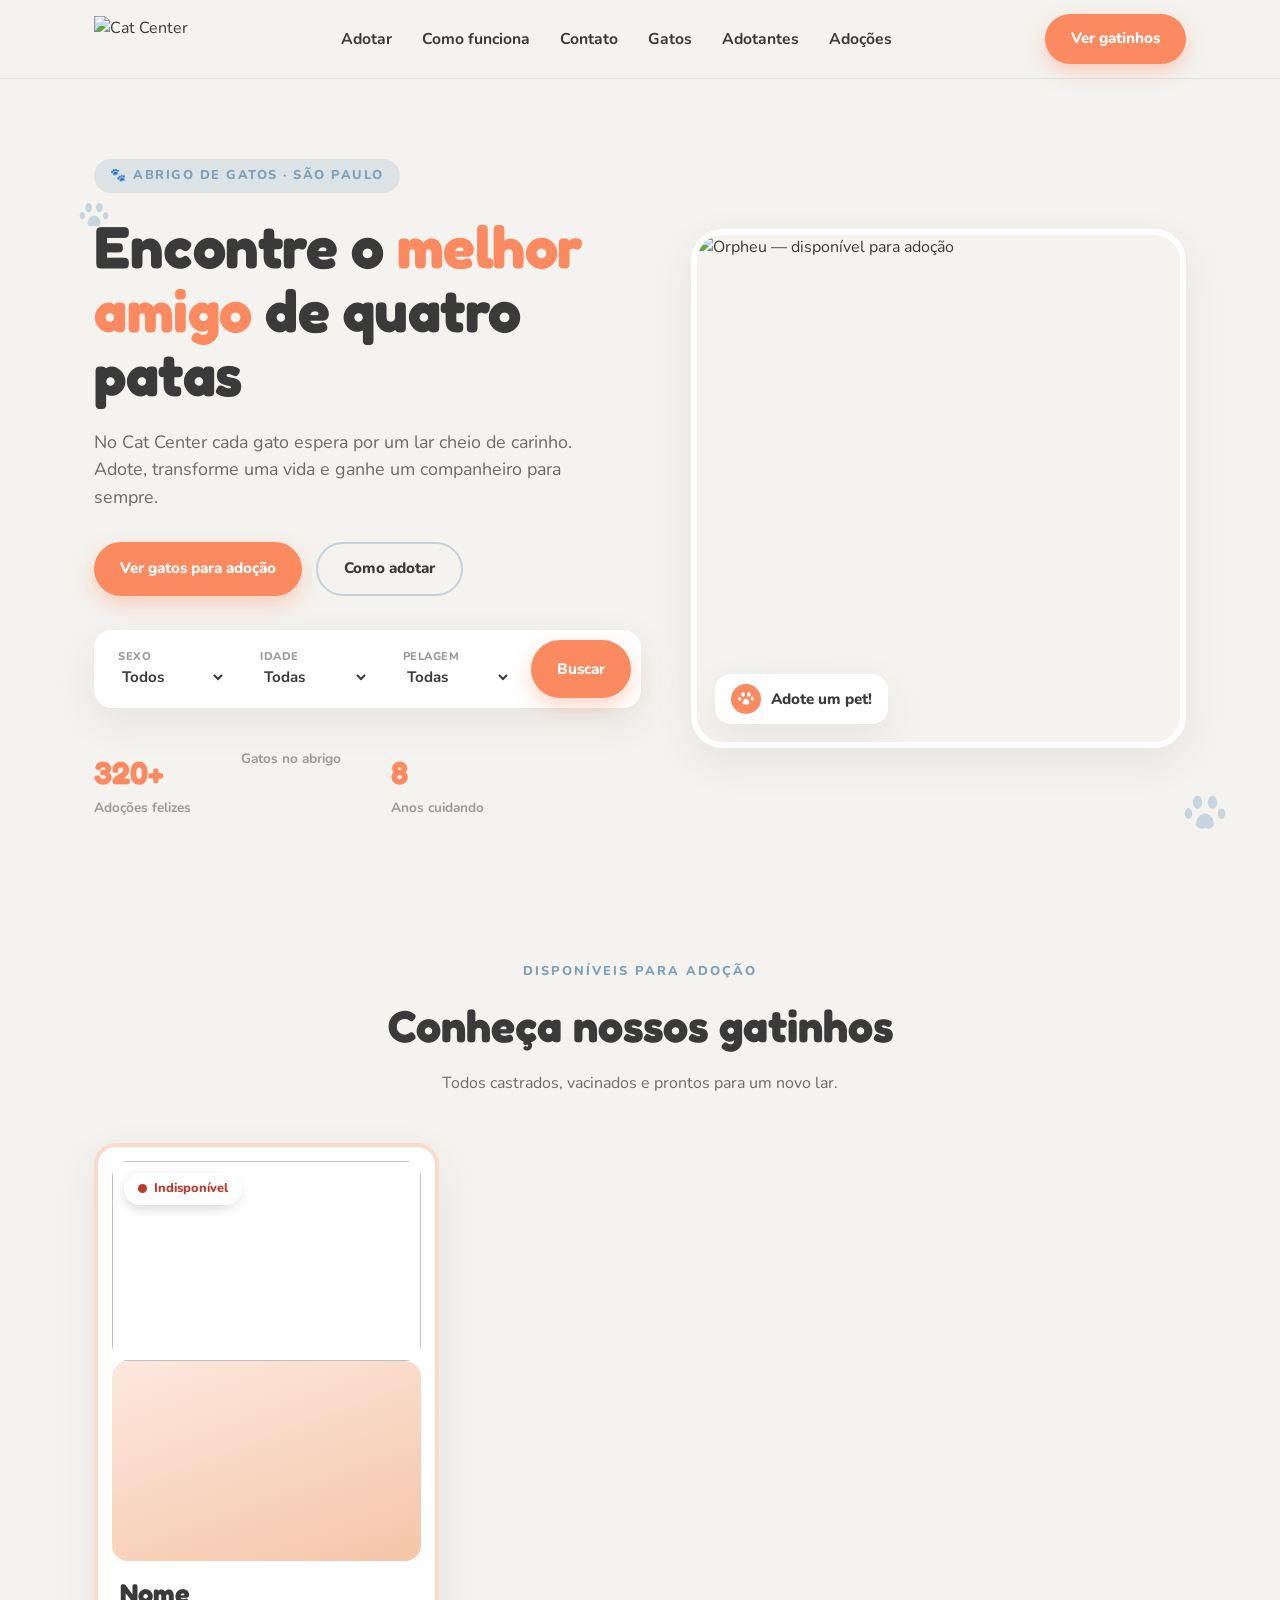
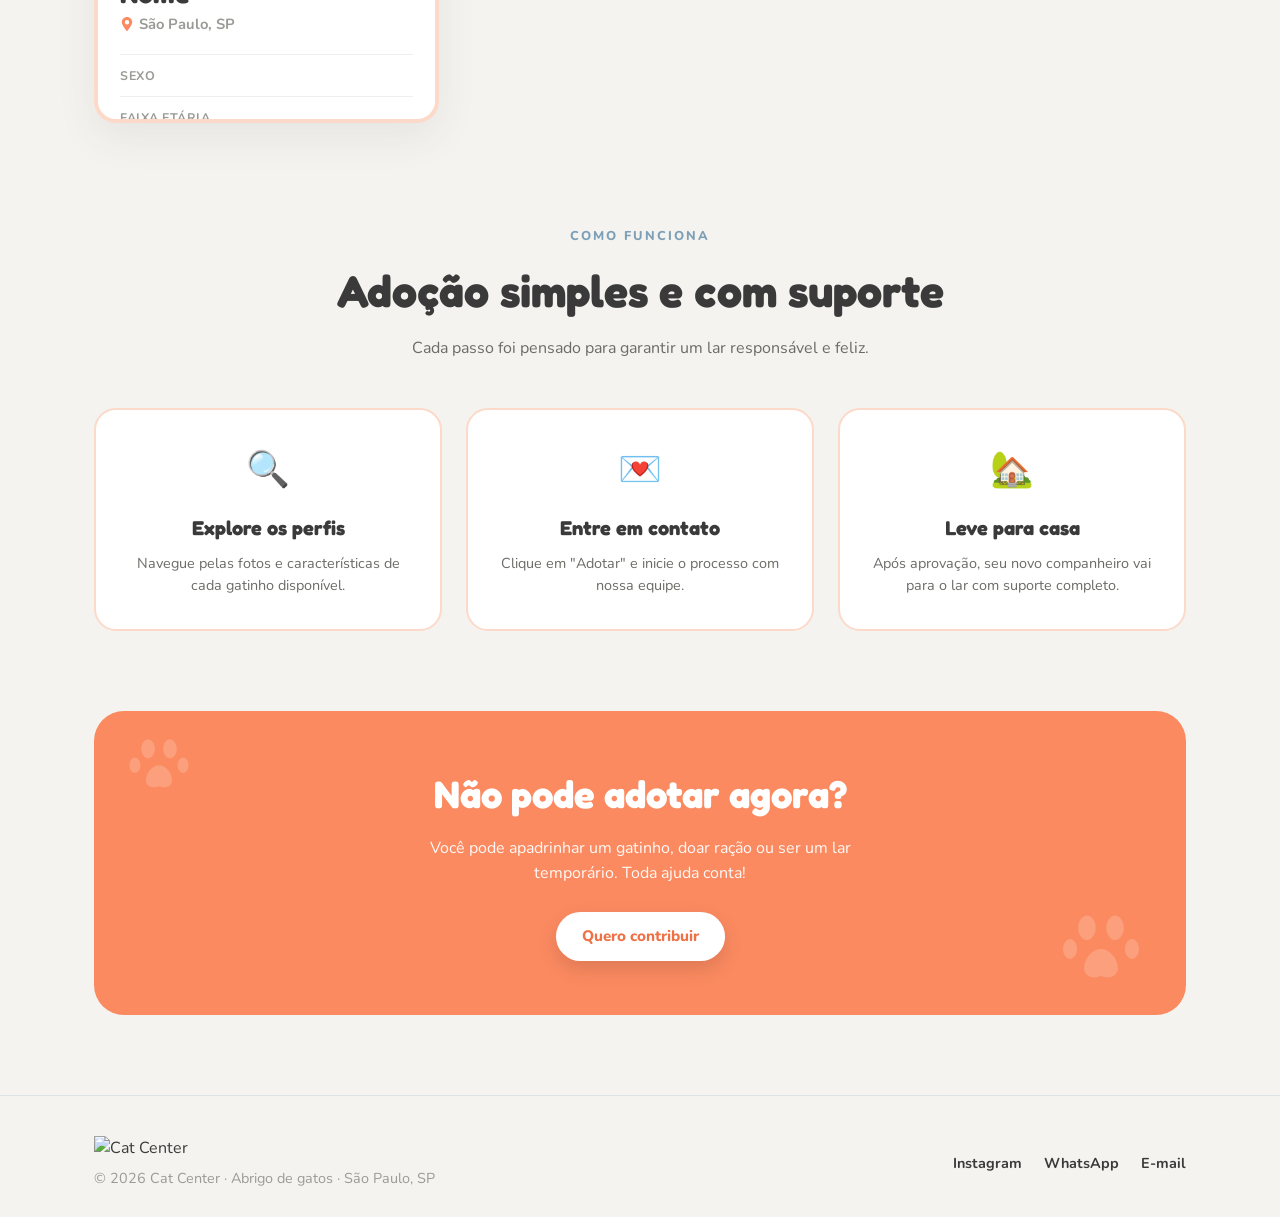
<file: src/main/resources/templates/index.html>
<!DOCTYPE html>
<html lang="pt-BR" xmlns:th="http://www.thymeleaf.org">
<head>
    <meta charset="UTF-8">
    <meta name="viewport" content="width=device-width, initial-scale=1.0">
    <title>Cat Center — Adoção de Gatos</title>
    <link rel="preconnect" href="https://fonts.googleapis.com">
    <link rel="preconnect" href="https://fonts.gstatic.com" crossorigin>
    <link href="https://fonts.googleapis.com/css2?family=Fredoka:wght@400;500;600;700&family=Nunito:wght@400;600;700;800&display=swap" rel="stylesheet">
    <style>
        :root {
            --coral: #FB8A60;
            --coral-dark: #ef7146;
            --blue: #A3BED1;
            --blue-deep: #7da0b8;
            --cream: #F4F3EF;
            --ink: #3a3a3a;
            --muted: #9a9a96;
            --white: #ffffff;
            --radius: 22px;
            --shadow: 0 14px 40px rgba(58,58,58,.08);
        }

        * { margin: 0; padding: 0; box-sizing: border-box; }

        body {
            font-family: 'Nunito', sans-serif;
            background: var(--cream);
            color: var(--ink);
            line-height: 1.55;
            -webkit-font-smoothing: antialiased;
        }

        h1, h2, h3, .display { font-family: 'Fredoka', sans-serif; }

        .wrap { max-width: 1140px; margin: 0 auto; padding: 0 24px; }

        .paw {
            position: absolute;
            width: 34px; height: 34px;
            fill: var(--blue);
            opacity: .55;
            pointer-events: none;
            z-index: 0;
        }

        /* ---------- Header ---------- */
        header {
            position: sticky; top: 0; z-index: 50;
            background: rgba(244,243,239,.88);
            backdrop-filter: blur(12px);
            border-bottom: 1px solid rgba(125,160,184,.18);
        }
        .nav {
            display: flex; align-items: center; justify-content: space-between;
            height: 78px;
        }
        .brand { display: flex; align-items: center; gap: 12px; text-decoration: none; }
        .brand img { height: 46px; width: auto; }
        .nav-links { display: flex; gap: 30px; align-items: center; }
        .nav-links a {
            text-decoration: none; color: var(--ink); font-weight: 700;
            font-size: .98rem; transition: color .2s;
        }
        .nav-links a:hover { color: var(--coral-dark); }
        .btn {
            font-family: 'Nunito', sans-serif;
            border: none; cursor: pointer; font-weight: 800;
            padding: 13px 26px; border-radius: 999px; font-size: .95rem;
            transition: transform .15s, box-shadow .2s, background .2s;
            text-decoration: none; display: inline-flex; align-items: center;
        }
        .btn-coral { background: var(--coral); color: #fff; box-shadow: 0 8px 20px rgba(251,138,96,.35); }
        .btn-coral:hover { background: var(--coral-dark); transform: translateY(-2px); }
        .btn-ghost { background: transparent; color: var(--ink); border: 2px solid rgba(125,160,184,.4); }
        .btn-ghost:hover { border-color: var(--coral); color: var(--coral-dark); }

        /* ---------- Hero ---------- */
        .hero { position: relative; padding: 80px 0 60px; overflow: hidden; }
        .hero-grid {
            display: grid; grid-template-columns: 1.05fr .95fr;
            gap: 50px; align-items: center;
        }
        .hero .eyebrow {
            display: inline-block; background: rgba(163,190,209,.3);
            color: var(--blue-deep); font-weight: 800; font-size: .8rem;
            letter-spacing: 1.5px; text-transform: uppercase;
            padding: 7px 16px; border-radius: 999px; margin-bottom: 22px;
        }
        .hero h1 {
            font-size: clamp(2.4rem, 5vw, 3.7rem); font-weight: 700;
            line-height: 1.08; letter-spacing: -.5px;
        }
        .hero h1 .accent { color: var(--coral); }
        .hero p { font-size: 1.12rem; color: #6b6b67; margin: 22px 0 30px; max-width: 480px; }
        .hero-cta { display: flex; gap: 14px; flex-wrap: wrap; }

        .hero-photo {
            position: relative; border-radius: 32px; overflow: hidden;
            box-shadow: var(--shadow); aspect-ratio: 4/4.2;
            border: 6px solid #fff;
        }
        .hero-photo img { width: 100%; height: 100%; object-fit: cover; display: block; }
        .hero-badge {
            position: absolute; bottom: 18px; left: 18px;
            background: #fff; border-radius: 16px; padding: 10px 16px;
            box-shadow: var(--shadow); display: flex; align-items: center; gap: 10px;
            font-weight: 800; font-size: .95rem;
        }
        .hero-badge .dot {
            width: 30px; height: 30px; background: var(--coral); border-radius: 50%;
            display: grid; place-items: center; flex-shrink: 0;
        }
        .hero-badge .dot svg { width: 18px; height: 18px; fill: #fff; }

        /* ---------- Search bar ---------- */
        .search-bar {
            background: #fff; border-radius: 18px; box-shadow: var(--shadow);
            display: grid; grid-template-columns: 1fr 1fr 1fr auto; gap: 6px;
            padding: 10px; margin-top: 34px; max-width: 560px;
        }
        .search-bar .field { padding: 8px 14px; }
        .search-bar label { display: block; font-size: .7rem; font-weight: 800;
            text-transform: uppercase; letter-spacing: .5px; color: var(--muted); }
        .search-bar select {
            border: none; background: transparent; font-family: 'Nunito'; font-weight: 700;
            font-size: .95rem; color: var(--ink); width: 100%; cursor: pointer; outline: none;
        }

        /* ---------- Stats ---------- */
        .stats { display: flex; gap: 50px; margin-top: 40px; }
        .stats .num { font-family: 'Fredoka'; font-size: 2rem; color: var(--coral); font-weight: 700; }
        .stats .lbl { font-size: .85rem; color: var(--muted); font-weight: 700; }

        /* ---------- Adoption section ---------- */
        .adopt { padding: 80px 0 100px; position: relative; }
        .section-head { text-align: center; margin-bottom: 48px; position: relative; z-index: 2; }
        .section-head .eyebrow {
            color: var(--blue-deep); font-weight: 800; letter-spacing: 2px;
            text-transform: uppercase; font-size: .8rem;
        }
        .section-head h2 { font-size: clamp(2rem,4vw,2.8rem); font-weight: 700; margin-top: 8px; }
        .section-head p { color: #6b6b67; margin-top: 10px; }

        .cards { display: grid; grid-template-columns: repeat(3, 1fr); gap: 28px; }

        /* ---------- Cat card (flip) ---------- */
        .card { height: 580px; perspective: 1200px; }

        .card-inner {
            width: 100%; height: 100%; position: relative;
            transform-style: preserve-3d;
            transition: transform 0.6s ease;
            will-change: transform;
        }

        .card.virado .card-inner { transform: rotateY(180deg); }

        .card-front, .card-back {
            position: absolute; inset: 0;
            backface-visibility: hidden;
            -webkit-backface-visibility: hidden;
            border-radius: var(--radius);
            display: flex; flex-direction: column;
        }

        .card-front { background: #fff; border: 4px solid #fcd9c8; box-shadow: var(--shadow); overflow: hidden; }
        .card-back { transform: rotateY(180deg); background: linear-gradient(150deg, #3D3030, #2E2424); overflow: hidden; }

        .card-media { position: relative; padding: 14px 14px 0; flex-shrink: 0; }
        .card-media img {
            width: 100%; height: 200px; object-fit: cover;
            border-radius: 16px; display: block;
        }
        .card-media .no-photo {
            width: 100%; height: 200px; border-radius: 16px;
            background: linear-gradient(160deg,#FDE8DE,#F5C5A8);
        }
        .status {
            position: absolute; top: 26px; left: 26px;
            background: #fff; border-radius: 999px; padding: 6px 14px;
            font-weight: 800; font-size: .8rem;
            display: flex; align-items: center; gap: 7px;
            box-shadow: 0 4px 12px rgba(0,0,0,.08);
        }
        .status-disponivel { color: #2e9e5b; }
        .status-disponivel::before { content: ''; width: 9px; height: 9px; border-radius: 50%; background: #2e9e5b; display: inline-block; }
        .status-indisponivel { color: #c0392b; }
        .status-indisponivel::before { content: ''; width: 9px; height: 9px; border-radius: 50%; background: #c0392b; display: inline-block; }

        .card-body { padding: 18px 22px 22px; display: flex; flex-direction: column; flex: 1; }
        .card-body h3 { font-size: 1.7rem; font-weight: 700; line-height: 1.1; }
        .card-loc {
            color: var(--muted); font-weight: 700; font-size: .92rem; margin-top: 4px;
            display: flex; align-items: center; gap: 5px;
        }
        .card-loc svg { width: 14px; height: 14px; fill: var(--coral); flex-shrink: 0; }
        .specs { list-style: none; margin: 18px 0; border-top: 1px solid #eee; }
        .specs li {
            display: flex; justify-content: space-between; padding: 11px 0;
            border-bottom: 1px solid #f0efeb; font-size: .92rem;
        }
        .specs .k { color: var(--muted); font-weight: 700; text-transform: uppercase;
            letter-spacing: .5px; font-size: .78rem; }
        .specs .v { font-weight: 800; color: var(--ink); }
        .card-actions { display: grid; grid-template-columns: 1fr 1fr; gap: 10px; margin-top: auto; }
        .card-actions .btn { padding: 12px; font-size: .92rem; justify-content: center; }
        .btn-disabled { background: #ddd !important; box-shadow: none !important;
            color: #999 !important; cursor: not-allowed; pointer-events: none; }

        /* BACK */
        .back-body { padding: 1.375rem; display: flex; flex-direction: column; gap: .8rem; height: 100%; }
        .back-head { display: flex; justify-content: space-between; align-items: center; gap: .75rem; }
        .back-head h3 { font-size: 1.5rem; color: #F4F3EF; font-family: 'Fredoka', sans-serif; }
        .back-tag { font-size: .72rem; font-weight: 800; padding: 5px 12px; border-radius: 999px; background: rgba(255,255,255,.12); color: rgba(244,243,239,.8); border: 1px solid rgba(255,255,255,.15); white-space: nowrap; flex-shrink: 0; }
        .dlist { list-style: none; border-top: 1px solid rgba(255,255,255,.1); border-bottom: 1px solid rgba(255,255,255,.1); padding: .5rem 0; display: flex; flex-direction: column; gap: .5rem; flex: 1; }
        .dlist li { display: flex; justify-content: space-between; font-size: .85rem; }
        .dl { font-size: .65rem; font-weight: 800; letter-spacing: .1em; text-transform: uppercase; color: rgba(244,243,239,.38); }
        .dv { font-weight: 700; color: rgba(244,243,239,.92); }
        .back-desc { font-size: .83rem; color: rgba(244,243,239,.5); line-height: 1.65; }
        .back-btns { display: grid; grid-template-columns: 1fr 1fr; gap: 10px; }
        .back-btns .btn { padding: 11px; font-size: .87rem; justify-content: center; }
        .btn-inv { background: rgba(255,255,255,.12); color: rgba(244,243,239,.9); border: 1.5px solid rgba(255,255,255,.2); border-radius: 999px; }
        .btn-inv:hover { background: rgba(255,255,255,.2); }

        /* ---------- CTA banner ---------- */
        .banner-wrap { padding: 0 24px 80px; max-width: 1140px; margin: 0 auto; }
        .banner {
            background: var(--coral); border-radius: 30px; padding: 54px 40px;
            text-align: center; color: #fff; position: relative; overflow: hidden;
        }
        .banner h2 { font-size: clamp(1.7rem,3.5vw,2.4rem); }
        .banner p { opacity: .95; margin: 12px auto 26px; max-width: 480px; }
        .banner .btn-white { background: #fff; color: var(--coral-dark); border: none;
            box-shadow: 0 8px 20px rgba(0,0,0,.12); }
        .banner .btn-white:hover { background: #fef3ee; }
        .banner .paw { fill: #fff; opacity: .18; }

        /* ---------- Footer ---------- */
        footer { padding: 40px 0 28px; border-top: 1px solid rgba(125,160,184,.18); }
        .foot { display: flex; justify-content: space-between; align-items: center; flex-wrap: wrap; gap: 20px; }
        .foot img { height: 40px; }
        .foot p { color: var(--muted); font-size: .9rem; margin-top: 6px; }
        .foot .links { display: flex; gap: 22px; }
        .foot .links a { color: var(--ink); text-decoration: none; font-weight: 700; font-size: .9rem; }
        .foot .links a:hover { color: var(--coral-dark); }

        /* ---------- Responsive ---------- */
        @media (max-width: 900px) {
            .hero-grid { grid-template-columns: 1fr; }
            .hero-photo { max-width: 420px; margin: 0 auto; }
            .cards { grid-template-columns: 1fr; max-width: 420px; margin: 0 auto; }
            .nav-links { display: none; }
            .search-bar { grid-template-columns: 1fr 1fr; }
        }
    </style>
</head>
<body>

<!-- Header -->
<header>
    <div class="wrap nav">
        <a class="brand" th:href="@{/}">
            <img th:src="@{/images/logo.jpeg}" alt="Cat Center">
        </a>
        <nav class="nav-links">
            <a th:href="@{/adotar}">Adotar</a>
            <a href="#como">Como funciona</a>
            <a href="#contato">Contato</a>
            <a th:href="@{/gatos}">Gatos</a>
            <a th:href="@{/adotantes}">Adotantes</a>
            <a th:href="@{/adocoes}">Adoções</a>
        </nav>
        <a th:href="@{/adotar}" class="btn btn-coral">Ver gatinhos</a>
    </div>
</header>

<!-- Hero -->
<section class="hero">
    <svg class="paw" style="top:120px;left:6%" viewBox="0 0 512 512"><path d="M226 130c0 41-25 70-50 70s-50-29-50-70 25-70 50-70 50 29 50 70zm160 0c0 41-25 70-50 70s-50-29-50-70 25-70 50-70 50 29 50 70zM120 250c0 33-20 56-40 56s-40-23-40-56 20-56 40-56 40 23 40 56zm352 0c0 33-20 56-40 56s-40-23-40-56 20-56 40-56 40 23 40 56zM256 250c52 0 96 60 96 110 0 32-26 52-58 52-22 0-30-8-38-8s-16 8-38 8c-32 0-58-20-58-52 0-50 44-110 96-110z"/></svg>
    <svg class="paw" style="bottom:40px;right:4%;width:48px;height:48px" viewBox="0 0 512 512"><path d="M226 130c0 41-25 70-50 70s-50-29-50-70 25-70 50-70 50 29 50 70zm160 0c0 41-25 70-50 70s-50-29-50-70 25-70 50-70 50 29 50 70zM120 250c0 33-20 56-40 56s-40-23-40-56 20-56 40-56 40 23 40 56zm352 0c0 33-20 56-40 56s-40-23-40-56 20-56 40-56 40 23 40 56zM256 250c52 0 96 60 96 110 0 32-26 52-58 52-22 0-30-8-38-8s-16 8-38 8c-32 0-58-20-58-52 0-50 44-110 96-110z"/></svg>

    <div class="wrap hero-grid">
        <div>
            <span class="eyebrow">🐾 Abrigo de gatos · São Paulo</span>
            <h1>Encontre o <span class="accent">melhor amigo</span> de quatro patas</h1>
            <p>No Cat Center cada gato espera por um lar cheio de carinho. Adote, transforme uma vida e ganhe um companheiro para sempre.</p>
            <div class="hero-cta">
                <a th:href="@{/adotar}" class="btn btn-coral">Ver gatos para adoção</a>
                <a href="#como" class="btn btn-ghost">Como adotar</a>
            </div>

            <div class="search-bar">
                <div class="field">
                    <label>Sexo</label>
                    <select><option>Todos</option><option>Fêmea</option><option>Macho</option></select>
                </div>
                <div class="field">
                    <label>Idade</label>
                    <select><option>Todas</option><option>Filhote</option><option>Jovem</option><option>Adulto</option><option>Idoso</option></select>
                </div>
                <div class="field">
                    <label>Pelagem</label>
                    <select><option>Todas</option><option>Curta</option><option>Longa</option><option>Média</option></select>
                </div>
                <button class="btn btn-coral">Buscar</button>
            </div>

            <div class="stats">
                <div><div class="num">320+</div><div class="lbl">Adoções felizes</div></div>
                <div><div class="num" th:text="${totalGatos}"></div><div class="lbl">Gatos no abrigo</div></div>
                <div><div class="num">8</div><div class="lbl">Anos cuidando</div></div>
            </div>
        </div>

        <div class="hero-photo">
            <img th:src="@{/images/gatos/orpheu.jpeg}" alt="Orpheu — disponível para adoção">
            <div class="hero-badge">
                <span class="dot">
                    <svg viewBox="0 0 512 512"><path d="M226 130c0 41-25 70-50 70s-50-29-50-70 25-70 50-70 50 29 50 70zm160 0c0 41-25 70-50 70s-50-29-50-70 25-70 50-70 50 29 50 70zM120 250c0 33-20 56-40 56s-40-23-40-56 20-56 40-56 40 23 40 56zm352 0c0 33-20 56-40 56s-40-23-40-56 20-56 40-56 40 23 40 56zM256 250c52 0 96 60 96 110 0 32-26 52-58 52-22 0-30-8-38-8s-16 8-38 8c-32 0-58-20-58-52 0-50 44-110 96-110z"/></svg>
                </span>
                Adote um pet!
            </div>
        </div>
    </div>
</section>

<!-- Cat cards -->
<section class="adopt" id="adotar">
    <div class="wrap">
        <div class="section-head">
            <span class="eyebrow">Disponíveis para adoção</span>
            <h2>Conheça nossos gatinhos</h2>
            <p>Todos castrados, vacinados e prontos para um novo lar.</p>
        </div>

        <div class="cards">
            <article th:each="gato : ${gatos}" class="card">
                <div class="card-inner">

                    <!-- FRENTE -->
                    <div class="card-front">
                        <div class="card-media">
                            <span th:if="${gato.disponivel.name() == 'SIM'}"
                                  class="status status-disponivel">Disponível</span>
                            <span th:if="${gato.disponivel.name() == 'NAO'}"
                                  class="status status-indisponivel">Indisponível</span>
                            <img th:if="${gato.foto != null and !#strings.isEmpty(gato.foto)}"
                                 th:src="${#strings.startsWith(gato.foto, 'http') ? gato.foto : '/images/gatos/' + gato.foto}"
                                 th:alt="${gato.nome}">
                            <div th:if="${gato.foto == null or #strings.isEmpty(gato.foto)}"
                                 class="no-photo"></div>
                        </div>
                        <div class="card-body">
                            <h3 th:text="${gato.nome}">Nome</h3>
                            <div class="card-loc">
                                <svg viewBox="0 0 384 512"><path d="M192 0C86 0 0 86 0 192c0 87 124 250 171 309a26 26 0 0040 0c47-59 173-222 173-309C384 86 298 0 192 0zm0 272a80 80 0 110-160 80 80 0 010 160z"/></svg>
                                São Paulo, SP
                            </div>
                            <ul class="specs">
                                <li><span class="k">Sexo</span><span class="v" th:text="${gato.sexo.name() == 'FEMEA' ? 'Fêmea' : 'Macho'}"></span></li>
                                <li><span class="k">Faixa etária</span><span class="v" th:text="${#strings.capitalize(#strings.toLowerCase(gato.faixaEtaria.name()))}"></span></li>
                                <li><span class="k">Pelagem</span><span class="v" th:text="${#strings.capitalize(#strings.toLowerCase(gato.tipoPelagem))}"></span></li>
                            </ul>
                            <div class="card-actions">
                                <button class="btn btn-ghost" onclick="virarCard(this)">Saber mais</button>
                                <a th:if="${gato.disponivel.name() == 'SIM'}"
                                   th:href="@{/adotar/{id}(id=${gato.id})}" class="btn btn-coral">Adotar</a>
                                <span th:if="${gato.disponivel.name() == 'NAO'}"
                                      class="btn btn-coral btn-disabled">Indisponível</span>
                            </div>
                        </div>
                    </div>

                    <!-- VERSO -->
                    <div class="card-back">
                        <div class="back-body">
                            <div class="back-head">
                                <h3 th:text="${gato.nome}"></h3>
                                <span class="back-tag" th:text="${gato.disponivel.name() == 'SIM' ? 'Disponível' : 'Indisponível'}"></span>
                            </div>
                            <ul class="dlist">
                                <li><span class="dl">Sexo</span><span class="dv" th:text="${gato.sexo.name() == 'FEMEA' ? 'Fêmea' : 'Macho'}"></span></li>
                                <li><span class="dl">Faixa Etária</span><span class="dv" th:text="${#strings.capitalize(#strings.toLowerCase(gato.faixaEtaria.name()))}"></span></li>
                                <li><span class="dl">Cor</span><span class="dv" th:text="${#strings.capitalize(#strings.toLowerCase(gato.cor))}"></span></li>
                                <li><span class="dl">Pelagem</span><span class="dv" th:text="${#strings.capitalize(#strings.toLowerCase(gato.tipoPelagem))}"></span></li>
                                <li><span class="dl">Castrado</span><span class="dv" th:text="${gato.castrado.name() == 'SIM' ? 'Sim' : 'Não'}"></span></li>
                            </ul>
                            <p class="back-desc" th:text="${gato.comorbidades != null and !#strings.isEmpty(gato.comorbidades) and !#strings.equalsIgnoreCase(gato.comorbidades, 'nenhuma')} ? 'Observações: ' + ${gato.comorbidades} : 'Saudável, sem comorbidades. Castrado e vacinado.'"></p>
                            <div class="back-btns">
                                <button class="btn btn-inv" onclick="voltarCard(this)">← Voltar</button>
                                <a th:if="${gato.disponivel.name() == 'SIM'}"
                                   th:href="@{/adotar/{id}(id=${gato.id})}" class="btn btn-coral">Quero adotar</a>
                                <span th:if="${gato.disponivel.name() == 'NAO'}"
                                      class="btn btn-coral btn-disabled">Indisponível</span>
                            </div>
                        </div>
                    </div>

                </div>
            </article>
        </div>
    </div>
</section>

<!-- Como funciona -->
<section style="padding:0 24px 80px;max-width:1140px;margin:0 auto" id="como">
    <div style="text-align:center;margin-bottom:48px">
        <span style="color:#7da0b8;font-weight:800;letter-spacing:2px;text-transform:uppercase;font-size:.8rem">Como funciona</span>
        <h2 style="font-family:'Fredoka',sans-serif;font-size:clamp(2rem,4vw,2.8rem);font-weight:700;margin-top:8px">Adoção simples e com suporte</h2>
        <p style="color:#6b6b67;margin-top:10px">Cada passo foi pensado para garantir um lar responsável e feliz.</p>
    </div>
    <div style="display:grid;grid-template-columns:repeat(3,1fr);gap:24px">
        <div style="background:#fff;border-radius:22px;padding:2rem;border:2px solid #fcd9c8;text-align:center">
            <div style="font-size:2.2rem;margin-bottom:1rem">🔍</div>
            <h3 style="font-family:'Fredoka',sans-serif;font-size:1.25rem;margin-bottom:.5rem">Explore os perfis</h3>
            <p style="font-size:.9rem;color:#6b6b67">Navegue pelas fotos e características de cada gatinho disponível.</p>
        </div>
        <div style="background:#fff;border-radius:22px;padding:2rem;border:2px solid #fcd9c8;text-align:center">
            <div style="font-size:2.2rem;margin-bottom:1rem">💌</div>
            <h3 style="font-family:'Fredoka',sans-serif;font-size:1.25rem;margin-bottom:.5rem">Entre em contato</h3>
            <p style="font-size:.9rem;color:#6b6b67">Clique em "Adotar" e inicie o processo com nossa equipe.</p>
        </div>
        <div style="background:#fff;border-radius:22px;padding:2rem;border:2px solid #fcd9c8;text-align:center">
            <div style="font-size:2.2rem;margin-bottom:1rem">🏡</div>
            <h3 style="font-family:'Fredoka',sans-serif;font-size:1.25rem;margin-bottom:.5rem">Leve para casa</h3>
            <p style="font-size:.9rem;color:#6b6b67">Após aprovação, seu novo companheiro vai para o lar com suporte completo.</p>
        </div>
    </div>
</section>

<!-- CTA banner -->
<div class="banner-wrap">
    <div class="banner">
        <svg class="paw" style="top:20px;left:30px;width:70px;height:70px" viewBox="0 0 512 512"><path d="M226 130c0 41-25 70-50 70s-50-29-50-70 25-70 50-70 50 29 50 70zm160 0c0 41-25 70-50 70s-50-29-50-70 25-70 50-70 50 29 50 70zM120 250c0 33-20 56-40 56s-40-23-40-56 20-56 40-56 40 23 40 56zm352 0c0 33-20 56-40 56s-40-23-40-56 20-56 40-56 40 23 40 56zM256 250c52 0 96 60 96 110 0 32-26 52-58 52-22 0-30-8-38-8s-16 8-38 8c-32 0-58-20-58-52 0-50 44-110 96-110z"/></svg>
        <svg class="paw" style="bottom:20px;right:40px;width:90px;height:90px" viewBox="0 0 512 512"><path d="M226 130c0 41-25 70-50 70s-50-29-50-70 25-70 50-70 50 29 50 70zm160 0c0 41-25 70-50 70s-50-29-50-70 25-70 50-70 50 29 50 70zM120 250c0 33-20 56-40 56s-40-23-40-56 20-56 40-56 40 23 40 56zm352 0c0 33-20 56-40 56s-40-23-40-56 20-56 40-56 40 23 40 56zM256 250c52 0 96 60 96 110 0 32-26 52-58 52-22 0-30-8-38-8s-16 8-38 8c-32 0-58-20-58-52 0-50 44-110 96-110z"/></svg>
        <h2>Não pode adotar agora?</h2>
        <p>Você pode apadrinhar um gatinho, doar ração ou ser um lar temporário. Toda ajuda conta!</p>
        <a href="https://adoteumgatinho.org.br/quero-ajudar-a-aug" target="_blank" class="btn btn-white">Quero contribuir</a>
    </div>
</div>

<!-- Footer -->
<footer id="contato">
    <div class="wrap foot">
        <div>
            <img th:src="@{/images/logo.jpeg}" alt="Cat Center">
            <p>© 2026 Cat Center · Abrigo de gatos · São Paulo, SP</p>
        </div>
        <div class="links">
            <a href="#">Instagram</a>
            <a href="#">WhatsApp</a>
            <a href="mailto:contato@catcenter.com.br">E-mail</a>
        </div>
    </div>
</footer>

<script>
    function virarCard(btn) { btn.closest('.card').classList.add('virado'); }
    function voltarCard(btn) { btn.closest('.card').classList.remove('virado'); }
</script>
</body>
</html>
</file>
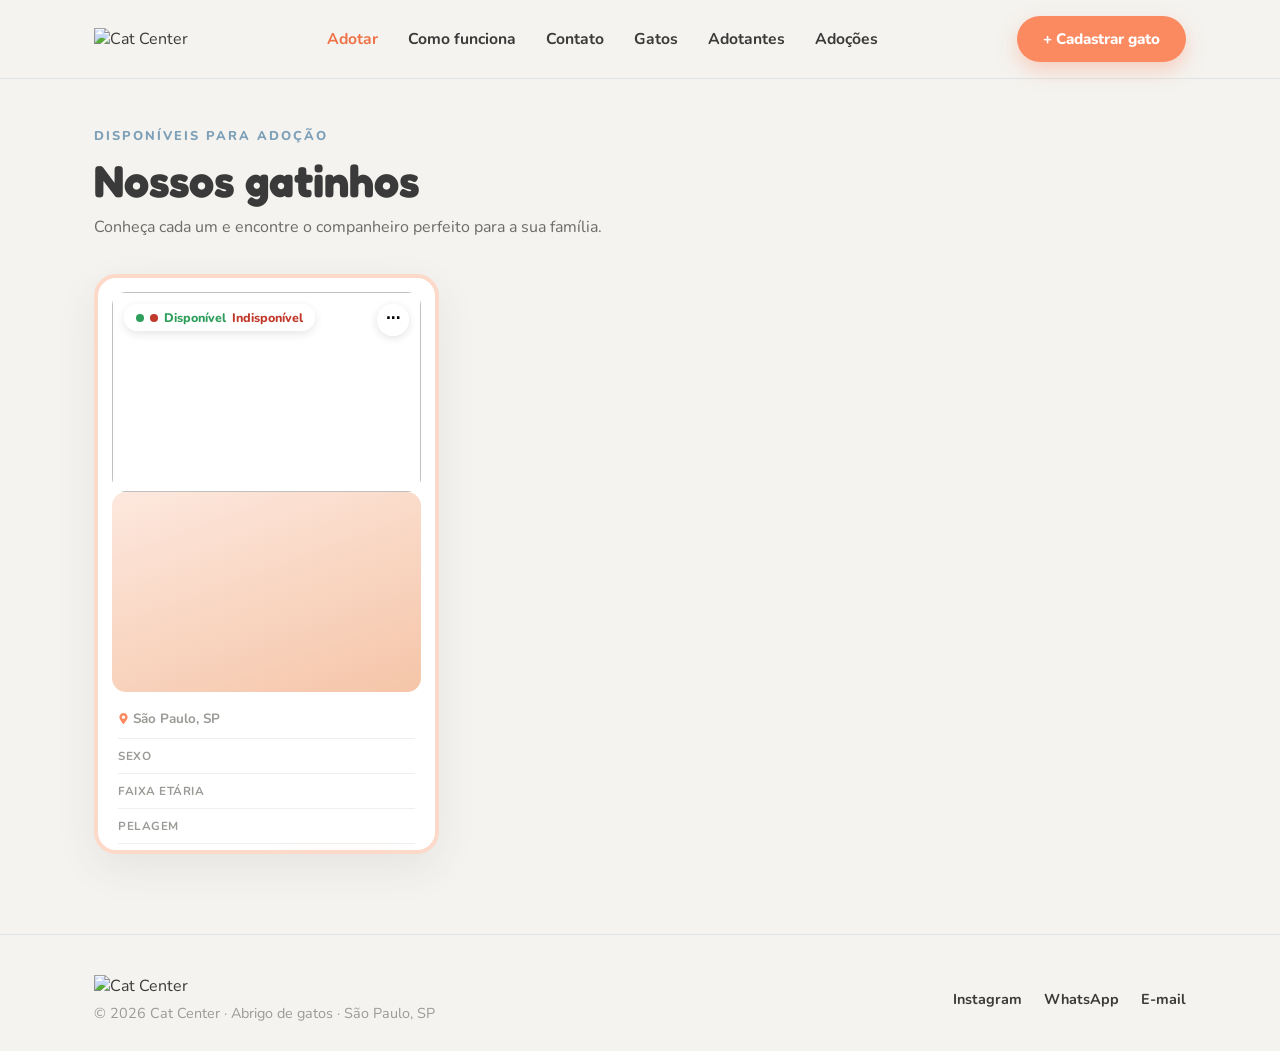
<file: src/main/resources/templates/adotar-lista.html>
<!DOCTYPE html>
<html lang="pt-BR" xmlns:th="http://www.thymeleaf.org">
<head>
    <meta charset="UTF-8">
    <meta name="viewport" content="width=device-width, initial-scale=1.0">
    <title>Adotar — Cat Center</title>
    <link rel="preconnect" href="https://fonts.googleapis.com">
    <link rel="preconnect" href="https://fonts.gstatic.com" crossorigin>
    <link href="https://fonts.googleapis.com/css2?family=Fredoka:wght@400;500;600;700&family=Nunito:wght@400;600;700;800&display=swap" rel="stylesheet">
    <style>
        :root {
            --coral:      #FB8A60;
            --coral-dark: #ef7146;
            --blue-deep:  #7da0b8;
            --cream:      #F4F3EF;
            --ink:        #3a3a3a;
            --muted:      #9a9a96;
            --shadow:     0 14px 40px rgba(58,58,58,.08);
        }
        *, *::before, *::after { margin: 0; padding: 0; box-sizing: border-box; }
        body { font-family: 'Nunito', sans-serif; background: var(--cream); color: var(--ink); -webkit-font-smoothing: antialiased; }
        h1, h2, h3 { font-family: 'Fredoka', sans-serif; }
        .wrap { max-width: 1140px; margin: 0 auto; padding: 0 24px; }
        a { text-decoration: none; }

        /* NAV */
        header { position: sticky; top: 0; z-index: 50; background: rgba(244,243,239,.88); backdrop-filter: blur(12px); border-bottom: 1px solid rgba(125,160,184,.18); }
        .nav { display: flex; align-items: center; justify-content: space-between; height: 78px; }
        .brand img { height: 46px; }
        .nav-links { display: flex; gap: 30px; }
        .nav-links a { color: var(--ink); font-weight: 700; font-size: .98rem; transition: color .2s; }
        .nav-links a:hover, .nav-links a.active { color: var(--coral-dark); }
        .btn { font-family: 'Nunito', sans-serif; border: none; cursor: pointer; font-weight: 800; padding: 13px 26px; border-radius: 999px; font-size: .95rem; transition: transform .15s, background .2s; display: inline-flex; align-items: center; justify-content: center; }
        .btn-coral { background: var(--coral); color: #fff; box-shadow: 0 8px 20px rgba(251,138,96,.35); }
        .btn-coral:hover { background: var(--coral-dark); transform: translateY(-2px); }
        .btn-ghost { background: transparent; color: var(--ink); border: 2px solid rgba(125,160,184,.4); }
        .btn-ghost:hover { border-color: var(--coral); color: var(--coral-dark); }
        .btn-sm { padding: 10px 20px; font-size: .88rem; }
        .btn-inv { background: rgba(255,255,255,.12); color: rgba(244,243,239,.9); border: 1.5px solid rgba(255,255,255,.2); border-radius: 999px; }
        .btn-inv:hover { background: rgba(255,255,255,.2); }
        .btn-off { background: #ccc !important; box-shadow: none !important; color: #888 !important; cursor: not-allowed; pointer-events: none; }

        /* PAGE TOP */
        .page-top { max-width: 1140px; margin: 0 auto; padding: 48px 24px 36px; }
        .eyebrow { display: block; color: var(--blue-deep); font-weight: 800; letter-spacing: 2px; text-transform: uppercase; font-size: .8rem; margin-bottom: 8px; }
        .page-top h1 { font-size: clamp(2rem,4vw,2.8rem); font-weight: 700; }
        .page-top p { color: #6b6b67; margin-top: 8px; }

        /* GRID */
        .cards-grid { max-width: 1140px; margin: 0 auto; padding: 0 24px 80px; display: grid; grid-template-columns: repeat(auto-fill, minmax(300px, 1fr)); gap: 28px; }

        /* ════════ FLIP CARD ════════ */
        .card { height: 580px; perspective: 1200px; }

        .card-inner {
            width: 100%; height: 100%;
            position: relative;
            transform-style: preserve-3d;
            transition: transform 0.6s ease;
            will-change: transform;
        }

        /* classe adicionada pelo JS diretamente no .card */
        .card.virado .card-inner {
            transform: rotateY(180deg);
        }

        .card-front, .card-back {
            position: absolute;
            inset: 0;
            backface-visibility: hidden;
            -webkit-backface-visibility: hidden;
            border-radius: 22px;
            display: flex;
            flex-direction: column;
        }

        .card-back { transform: rotateY(180deg); }

        /* FRONT */
        .card-front { background: #fff; border: 4px solid #fcd9c8; box-shadow: var(--shadow); overflow: hidden; }

        .card-photo { position: relative; padding: 14px 14px 0; flex-shrink: 0; }
        .card-photo img { width: 100%; height: 200px; object-fit: cover; border-radius: 14px; display: block; }
        .card-photo .no-photo { width: 100%; height: 200px; border-radius: 14px; background: linear-gradient(160deg,#FDE8DE,#F5C5A8); }

        .status-pill { position: absolute; top: 26px; left: 26px; background: rgba(255,255,255,.95); border-radius: 999px; padding: 5px 12px; font-weight: 800; font-size: .78rem; display: flex; align-items: center; gap: 6px; box-shadow: 0 3px 10px rgba(0,0,0,.1); }
        .sdot { width: 8px; height: 8px; border-radius: 50%; flex-shrink: 0; }
        .sdot-g { background: #2e9e5b; }
        .sdot-r { background: #c0392b; }
        .cg { color: #2e9e5b; }
        .cr { color: #c0392b; }

        .card-body { padding: 14px 20px 18px; display: flex; flex-direction: column; flex: 1; }
        .card-body h3 { font-size: 1.45rem; font-weight: 700; line-height: 1.1; }
        .card-loc { color: var(--muted); font-weight: 700; font-size: .84rem; margin-top: 3px; display: flex; align-items: center; gap: 4px; }
        .card-loc svg { width: 11px; height: 11px; fill: var(--coral); flex-shrink: 0; }
        .specs { list-style: none; margin: 10px 0 0; border-top: 1px solid #eee; flex: 1; }
        .specs li { display: flex; justify-content: space-between; padding: 9px 0; border-bottom: 1px solid #f0efeb; font-size: .87rem; }
        .specs .k { color: var(--muted); font-weight: 700; text-transform: uppercase; letter-spacing: .5px; font-size: .73rem; }
        .specs .v { font-weight: 800; }
        .card-btns { display: grid; grid-template-columns: 1fr 1fr; gap: 10px; margin-top: 12px; }
        .card-btns .btn { padding: 11px; font-size: .87rem; }

        /* BACK */
        .card-back { background: linear-gradient(150deg, #3D3030, #2E2424); overflow: hidden; }
        .back-body { padding: 1.375rem; display: flex; flex-direction: column; gap: .8rem; height: 100%; }
        .back-head { display: flex; justify-content: space-between; align-items: center; gap: .75rem; }
        .back-head h3 { font-size: 1.5rem; color: #F4F3EF; }
        .back-tag { font-size: .72rem; font-weight: 800; padding: 5px 12px; border-radius: 999px; background: rgba(255,255,255,.12); color: rgba(244,243,239,.8); border: 1px solid rgba(255,255,255,.15); white-space: nowrap; flex-shrink: 0; }
        .dlist { border-top: 1px solid rgba(255,255,255,.1); border-bottom: 1px solid rgba(255,255,255,.1); padding: .5rem 0; display: flex; flex-direction: column; gap: .5rem; }
        .dlist li { display: flex; justify-content: space-between; font-size: .85rem; }
        .dl { font-size: .65rem; font-weight: 800; letter-spacing: .1em; text-transform: uppercase; color: rgba(244,243,239,.38); }
        .dv { font-weight: 700; color: rgba(244,243,239,.92); }
        .back-btns { display: grid; grid-template-columns: 1fr 1fr; gap: 10px; margin-top: auto; }
        .back-btns .btn { padding: 11px; font-size: .87rem; }
        .obs-box { background: rgba(255,255,255,.07); border: 1px solid rgba(255,255,255,.1); border-radius: 10px; padding: .65rem .9rem; }
        .obs-label { display: block; font-size: .63rem; font-weight: 800; letter-spacing: .1em; text-transform: uppercase; color: rgba(244,243,239,.38); margin-bottom: .3rem; }
        .obs-box p { font-size: .84rem; color: rgba(244,243,239,.78); line-height: 1.5; }

        /* MENU ⋯ */
        .card-menu { position: absolute; top: 26px; right: 26px; z-index: 10; }
        .card-menu-btn { width: 32px; height: 32px; border-radius: 50%; background: rgba(255,255,255,.92); border: none; cursor: pointer; font-size: 1.1rem; font-weight: 900; display: flex; align-items: center; justify-content: center; box-shadow: 0 2px 8px rgba(0,0,0,.12); line-height: 1; padding-bottom: 3px; }
        .card-menu-btn:hover { background: #fff; }
        .card-menu-dropdown { display: none; position: absolute; right: 0; top: 38px; background: #fff; border-radius: 12px; box-shadow: 0 8px 28px rgba(0,0,0,.18); min-width: 140px; overflow: hidden; }
        .card-menu-dropdown.open { display: block; }
        .card-menu-dropdown a, .card-menu-dropdown button { display: block; width: 100%; padding: .75rem 1.1rem; text-align: left; font-family: 'Nunito', sans-serif; font-size: .9rem; font-weight: 700; color: #3a3a3a; background: none; border: none; cursor: pointer; text-decoration: none; }
        .card-menu-dropdown a:hover, .card-menu-dropdown button:hover { background: #f7f5f2; }
        .card-menu-dropdown .del-btn { color: #c0392b; }

        /* FOOTER */
        footer { padding: 40px 0 28px; border-top: 1px solid rgba(125,160,184,.18); }
        .foot { display: flex; justify-content: space-between; align-items: center; flex-wrap: wrap; gap: 20px; }
        .foot img { height: 40px; }
        .foot p { color: var(--muted); font-size: .9rem; margin-top: 6px; }
        .foot-links { display: flex; gap: 22px; }
        .foot-links a { color: var(--ink); font-weight: 700; font-size: .9rem; }
        .foot-links a:hover { color: var(--coral-dark); }

        @media (max-width: 900px) { .nav-links { display: none; } .cards-grid { grid-template-columns: 1fr; max-width: 380px; } }
    </style>
</head>
<body>

<header>
    <div class="wrap nav">
        <a class="brand" th:href="@{/}"><img th:src="@{/images/logo.jpeg}" alt="Cat Center"></a>
        <nav class="nav-links">
            <a th:href="@{/adotar}" class="active">Adotar</a>
            <a th:href="@{/#como}">Como funciona</a>
            <a th:href="@{/#contato}">Contato</a>
            <a th:href="@{/gatos}">Gatos</a>
            <a th:href="@{/adotantes}">Adotantes</a>
            <a th:href="@{/adocoes}">Adoções</a>
        </nav>
        <a th:href="@{/gato/novo}" class="btn btn-coral">+ Cadastrar gato</a>
    </div>
</header>

<div class="page-top">
    <span class="eyebrow">Disponíveis para adoção</span>
    <h1>Nossos gatinhos</h1>
    <p>Conheça cada um e encontre o companheiro perfeito para a sua família.</p>
</div>

<div class="cards-grid">
    <div th:each="gato : ${gatos}" class="card">
        <div class="card-inner">

            <div class="card-front">
                <div class="card-photo">
                    <div class="status-pill">
                        <span th:if="${gato.disponivel.name() == 'SIM'}" class="sdot sdot-g"></span>
                        <span th:if="${gato.disponivel.name() == 'NAO'}" class="sdot sdot-r"></span>
                        <span th:if="${gato.disponivel.name() == 'SIM'}" class="cg">Disponível</span>
                        <span th:if="${gato.disponivel.name() == 'NAO'}" class="cr">Indisponível</span>
                    </div>
                    <div class="card-menu">
                        <button class="card-menu-btn" onclick="toggleMenu(this)">···</button>
                        <div class="card-menu-dropdown">
                            <a th:href="@{/gato/{id}/editar(id=${gato.id})}">Editar</a>
                            <form th:action="@{/gato/{id}/deletar(id=${gato.id})}" method="post"
                                  onsubmit="return confirm('Remover este gato?')">
                                <button type="submit" class="del-btn">Remover</button>
                            </form>
                        </div>
                    </div>
                    <img th:if="${gato.foto != null and !#strings.isEmpty(gato.foto)}"
                         th:src="${#strings.startsWith(gato.foto, 'http') ? gato.foto : '/images/gatos/' + gato.foto}"
                         th:alt="${gato.nome}">
                    <div th:if="${gato.foto == null or #strings.isEmpty(gato.foto)}" class="no-photo"></div>
                </div>
                <div class="card-body">
                    <h3 th:text="${gato.nome}"></h3>
                    <div class="card-loc">
                        <svg viewBox="0 0 384 512"><path d="M192 0C86 0 0 86 0 192c0 87 124 250 171 309a26 26 0 0040 0c47-59 173-222 173-309C384 86 298 0 192 0zm0 272a80 80 0 110-160 80 80 0 010 160z"/></svg>
                        São Paulo, SP
                    </div>
                    <ul class="specs">
                        <li><span class="k">Sexo</span><span class="v" th:text="${gato.sexo.name() == 'FEMEA' ? 'Fêmea' : 'Macho'}"></span></li>
                        <li><span class="k">Faixa etária</span><span class="v" th:text="${#strings.capitalize(#strings.toLowerCase(gato.faixaEtaria.name()))}"></span></li>
                        <li><span class="k">Pelagem</span><span class="v" th:text="${#strings.capitalize(#strings.toLowerCase(gato.tipoPelagem))}"></span></li>
                    </ul>
                    <div class="card-btns">
                        <button class="btn btn-ghost btn-sm" onclick="virarCard(this)">Saber mais</button>
                        <a th:if="${gato.disponivel.name() == 'SIM'}" th:href="@{/adotar/{id}(id=${gato.id})}" class="btn btn-coral btn-sm">Adotar</a>
                        <span th:if="${gato.disponivel.name() == 'NAO'}" class="btn btn-coral btn-sm btn-off">Indisponível</span>
                    </div>
                </div>
            </div>

            <div class="card-back">
                <div class="back-body">
                    <div class="back-head">
                        <h3 th:text="${gato.nome}"></h3>
                        <span class="back-tag" th:text="${gato.disponivel.name() == 'SIM' ? 'Disponível' : 'Indisponível'}"></span>
                    </div>
                    <ul class="dlist">
                        <li><span class="dl">Sexo</span><span class="dv" th:text="${gato.sexo.name() == 'FEMEA' ? 'Fêmea' : 'Macho'}"></span></li>
                        <li><span class="dl">Faixa Etária</span><span class="dv" th:text="${#strings.capitalize(#strings.toLowerCase(gato.faixaEtaria.name()))}"></span></li>
                        <li><span class="dl">Cor</span><span class="dv" th:text="${#strings.capitalize(#strings.toLowerCase(gato.cor))}"></span></li>
                        <li><span class="dl">Pelagem</span><span class="dv" th:text="${#strings.capitalize(#strings.toLowerCase(gato.tipoPelagem))}"></span></li>
                        <li><span class="dl">Castrado</span><span class="dv" th:text="${gato.castrado.name() == 'SIM' ? 'Sim' : 'Não'}"></span></li>
                    </ul>
                    <div class="obs-box">
                        <span class="obs-label">Observações</span>
                        <p th:text="${gato.comorbidades != null and !#strings.isEmpty(gato.comorbidades) and !#strings.equalsIgnoreCase(gato.comorbidades, 'nenhuma') ? gato.comorbidades : 'Saudável, sem comorbidades.'}"></p>
                    </div>
                    <div class="back-btns">
                        <button class="btn btn-inv btn-sm" onclick="voltarCard(this)">← Voltar</button>
                        <a th:if="${gato.disponivel.name() == 'SIM'}" th:href="@{/adotar/{id}(id=${gato.id})}" class="btn btn-coral btn-sm">Quero adotar</a>
                        <span th:if="${gato.disponivel.name() == 'NAO'}" class="btn btn-coral btn-sm btn-off">Indisponível</span>
                    </div>
                </div>
            </div>

        </div>
    </div>
</div>

<footer id="contato">
    <div class="wrap foot">
        <div>
            <img th:src="@{/images/logo.jpeg}" alt="Cat Center">
            <p>© 2026 Cat Center · Abrigo de gatos · São Paulo, SP</p>
        </div>
        <div class="foot-links">
            <a href="#">Instagram</a>
            <a href="#">WhatsApp</a>
            <a href="mailto:contato@catcenter.com.br">E-mail</a>
        </div>
    </div>
</footer>

<script>
    function virarCard(btn) {
        btn.closest('.card').classList.add('virado');
    }
    function voltarCard(btn) {
        btn.closest('.card').classList.remove('virado');
    }
    function toggleMenu(btn) {
        const dropdown = btn.nextElementSibling;
        const isOpen = dropdown.classList.contains('open');
        document.querySelectorAll('.card-menu-dropdown.open').forEach(d => d.classList.remove('open'));
        if (!isOpen) dropdown.classList.add('open');
    }
    document.addEventListener('click', function(e) {
        if (!e.target.closest('.card-menu')) {
            document.querySelectorAll('.card-menu-dropdown.open').forEach(d => d.classList.remove('open'));
        }
    });
</script>
</body>
</html>
</file>
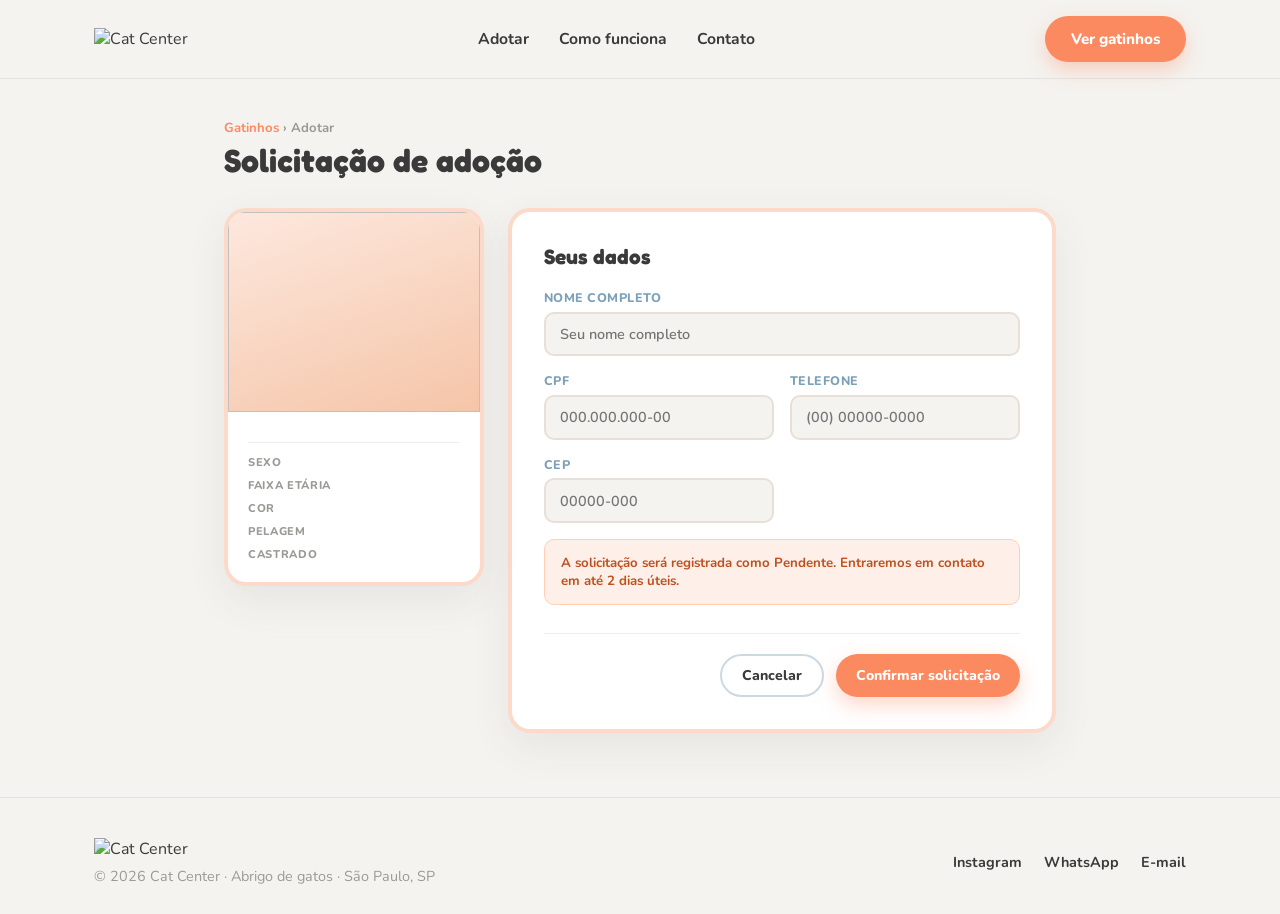
<file: src/main/resources/templates/adotar.html>
<!DOCTYPE html>
<html lang="pt-BR" xmlns:th="http://www.thymeleaf.org">
<head>
    <meta charset="UTF-8">
    <meta name="viewport" content="width=device-width, initial-scale=1.0">
    <title>Adotar — Cat Center</title>
    <link rel="preconnect" href="https://fonts.googleapis.com">
    <link rel="preconnect" href="https://fonts.gstatic.com" crossorigin>
    <link href="https://fonts.googleapis.com/css2?family=Fredoka:wght@400;500;600;700&family=Nunito:wght@400;600;700;800&display=swap" rel="stylesheet">
    <style>
        :root { --coral:#FB8A60; --coral-dark:#ef7146; --blue-deep:#7da0b8; --cream:#F4F3EF; --ink:#3a3a3a; --muted:#9a9a96; --shadow:0 14px 40px rgba(58,58,58,.08); }
        *, *::before, *::after { margin:0; padding:0; box-sizing:border-box; }
        body { font-family:'Nunito',sans-serif; background:var(--cream); color:var(--ink); -webkit-font-smoothing:antialiased; }
        h1,h2,h3 { font-family:'Fredoka',sans-serif; }
        .wrap { max-width:1140px; margin:0 auto; padding:0 24px; }
        a { text-decoration:none; }

        header { position:sticky; top:0; z-index:50; background:rgba(244,243,239,.88); backdrop-filter:blur(12px); border-bottom:1px solid rgba(125,160,184,.18); }
        .nav { display:flex; align-items:center; justify-content:space-between; height:78px; }
        .brand img { height:46px; }
        .nav-links { display:flex; gap:30px; }
        .nav-links a { color:var(--ink); font-weight:700; font-size:.98rem; transition:color .2s; }
        .nav-links a:hover { color:var(--coral-dark); }
        .btn { font-family:'Nunito',sans-serif; border:none; cursor:pointer; font-weight:800; padding:13px 26px; border-radius:999px; font-size:.95rem; transition:transform .15s,background .2s; display:inline-flex; align-items:center; justify-content:center; }
        .btn-coral { background:var(--coral); color:#fff; box-shadow:0 8px 20px rgba(251,138,96,.35); }
        .btn-coral:hover { background:var(--coral-dark); transform:translateY(-2px); }
        .btn-ghost { background:transparent; color:var(--ink); border:2px solid rgba(125,160,184,.4); }
        .btn-ghost:hover { border-color:var(--coral); color:var(--coral-dark); }
        .btn-sm { padding:10px 20px; font-size:.88rem; }

        .page-wrap { max-width:880px; margin:0 auto; padding:2.5rem 24px 4rem; }
        .breadcrumb { font-size:.82rem; font-weight:700; color:var(--muted); margin-bottom:.25rem; }
        .breadcrumb a { color:var(--coral); }
        .page-wrap h1 { font-size:2rem; font-weight:700; margin-bottom:1.75rem; }

        .adopt-layout { display:grid; grid-template-columns:260px 1fr; gap:1.5rem; align-items:start; }

        .cat-preview { background:#fff; border-radius:22px; overflow:hidden; border:4px solid #fcd9c8; box-shadow:var(--shadow); position:sticky; top:90px; }
        .cat-preview__img { height:200px; background:linear-gradient(160deg,#FDE8DE,#F5C5A8); overflow:hidden; }
        .cat-preview__img img { width:100%; height:100%; object-fit:cover; display:block; }
        .cat-preview__body { padding:1.125rem 1.25rem 1.25rem; }
        .cat-preview__name { font-family:'Fredoka',sans-serif; font-size:1.4rem; font-weight:700; margin-bottom:.75rem; }
        .cat-rows { display:flex; flex-direction:column; gap:.5rem; border-top:1px solid #eee; padding-top:.75rem; }
        .cat-row { display:flex; justify-content:space-between; font-size:.84rem; }
        .cat-row .k { font-size:.7rem; font-weight:800; text-transform:uppercase; letter-spacing:.06em; color:var(--muted); }
        .cat-row .v { font-weight:800; }

        .form-card { background:#fff; border-radius:22px; padding:2rem; border:4px solid #fcd9c8; box-shadow:var(--shadow); }
        .form-card h3 { font-family:'Fredoka',sans-serif; font-size:1.3rem; margin-bottom:1.25rem; }
        .form-grid { display:grid; grid-template-columns:1fr 1fr; gap:1rem; }
        .fg { display:flex; flex-direction:column; gap:.35rem; }
        .fg.full { grid-column:1/-1; }
        label { font-size:.78rem; font-weight:800; color:var(--blue-deep); text-transform:uppercase; letter-spacing:.04em; }
        input[type=text] { padding:.65rem .875rem; border:2px solid #E8E0D8; border-radius:10px; font-family:'Nunito',sans-serif; font-size:.9rem; font-weight:600; background:var(--cream); width:100%; transition:border-color .15s; }
        input:focus { outline:none; border-color:var(--coral); background:#fff; }
        .form-note { margin-top:1rem; padding:.875rem 1rem; background:#FEF0E8; border:1.5px solid #FFD0B5; border-radius:10px; font-size:.83rem; font-weight:700; color:#C05020; }
        .form-footer { display:flex; justify-content:flex-end; gap:.75rem; margin-top:1.75rem; padding-top:1.25rem; border-top:1px solid #eee; }

        footer { padding:40px 0 28px; border-top:1px solid rgba(125,160,184,.18); }
        .foot { display:flex; justify-content:space-between; align-items:center; flex-wrap:wrap; gap:20px; }
        .foot img { height:40px; }
        .foot p { color:var(--muted); font-size:.9rem; margin-top:6px; }
        .foot-links { display:flex; gap:22px; }
        .foot-links a { color:var(--ink); font-weight:700; font-size:.9rem; }
        .foot-links a:hover { color:var(--coral-dark); }
    </style>
</head>
<body>

<header>
    <div class="wrap nav">
        <a class="brand" th:href="@{/}"><img th:src="@{/images/logo.jpeg}" alt="Cat Center"></a>
        <nav class="nav-links">
            <a th:href="@{/adotar}">Adotar</a>
            <a th:href="@{/#como}">Como funciona</a>
            <a th:href="@{/#contato}">Contato</a>
        </nav>
        <a th:href="@{/adotar}" class="btn btn-coral">Ver gatinhos</a>
    </div>
</header>

<div class="page-wrap">
    <div class="breadcrumb"><a th:href="@{/adotar}">Gatinhos</a> › Adotar</div>
    <h1>Solicitação de adoção</h1>

    <div class="adopt-layout">
        <div class="cat-preview">
            <div class="cat-preview__img">
                <img th:if="${gato.foto != null and !#strings.isEmpty(gato.foto)}"
                     th:src="${#strings.startsWith(gato.foto, 'http') ? gato.foto : '/images/gatos/' + gato.foto}"
                     th:alt="${gato.nome}">
            </div>
            <div class="cat-preview__body">
                <div class="cat-preview__name" th:text="${gato.nome}"></div>
                <div class="cat-rows">
                    <div class="cat-row"><span class="k">Sexo</span><span class="v" th:text="${gato.sexo.name() == 'FEMEA' ? 'Fêmea' : 'Macho'}"></span></div>
                    <div class="cat-row"><span class="k">Faixa Etária</span><span class="v" th:text="${#strings.capitalize(#strings.toLowerCase(gato.faixaEtaria.name()))}"></span></div>
                    <div class="cat-row"><span class="k">Cor</span><span class="v" th:text="${#strings.capitalize(#strings.toLowerCase(gato.cor))}"></span></div>
                    <div class="cat-row"><span class="k">Pelagem</span><span class="v" th:text="${#strings.capitalize(#strings.toLowerCase(gato.tipoPelagem))}"></span></div>
                    <div class="cat-row"><span class="k">Castrado</span><span class="v" th:text="${gato.castrado.name() == 'SIM' ? 'Sim' : 'Não'}"></span></div>
                </div>
            </div>
        </div>

        <div class="form-card">
            <h3>Seus dados</h3>
            <form th:action="@{/adotar/{id}(id=${gato.id})}" th:object="${adotante}" method="post">
                <div class="form-grid">
                    <div class="fg full"><label>Nome completo</label><input type="text" th:field="*{nome}" placeholder="Seu nome completo" required></div>
                    <div class="fg"><label>CPF</label><input type="text" th:field="*{cpf}" placeholder="000.000.000-00" required></div>
                    <div class="fg"><label>Telefone</label><input type="text" th:field="*{telefone}" placeholder="(00) 00000-0000" required></div>
                    <div class="fg"><label>CEP</label><input type="text" th:field="*{cep}" placeholder="00000-000" required></div>
                </div>
                <div class="form-note">A solicitação será registrada como <strong>Pendente</strong>. Entraremos em contato em até 2 dias úteis.</div>
                <div class="form-footer">
                    <a th:href="@{/adotar}" class="btn btn-ghost btn-sm">Cancelar</a>
                    <button type="submit" class="btn btn-coral btn-sm">Confirmar solicitação</button>
                </div>
            </form>
        </div>
    </div>
</div>

<footer id="contato">
    <div class="wrap foot">
        <div><img th:src="@{/images/logo.jpeg}" alt="Cat Center"><p>© 2026 Cat Center · Abrigo de gatos · São Paulo, SP</p></div>
        <div class="foot-links"><a href="#">Instagram</a><a href="#">WhatsApp</a><a href="mailto:contato@catcenter.com.br">E-mail</a></div>
    </div>
</footer>
</body>
</html>
</file>
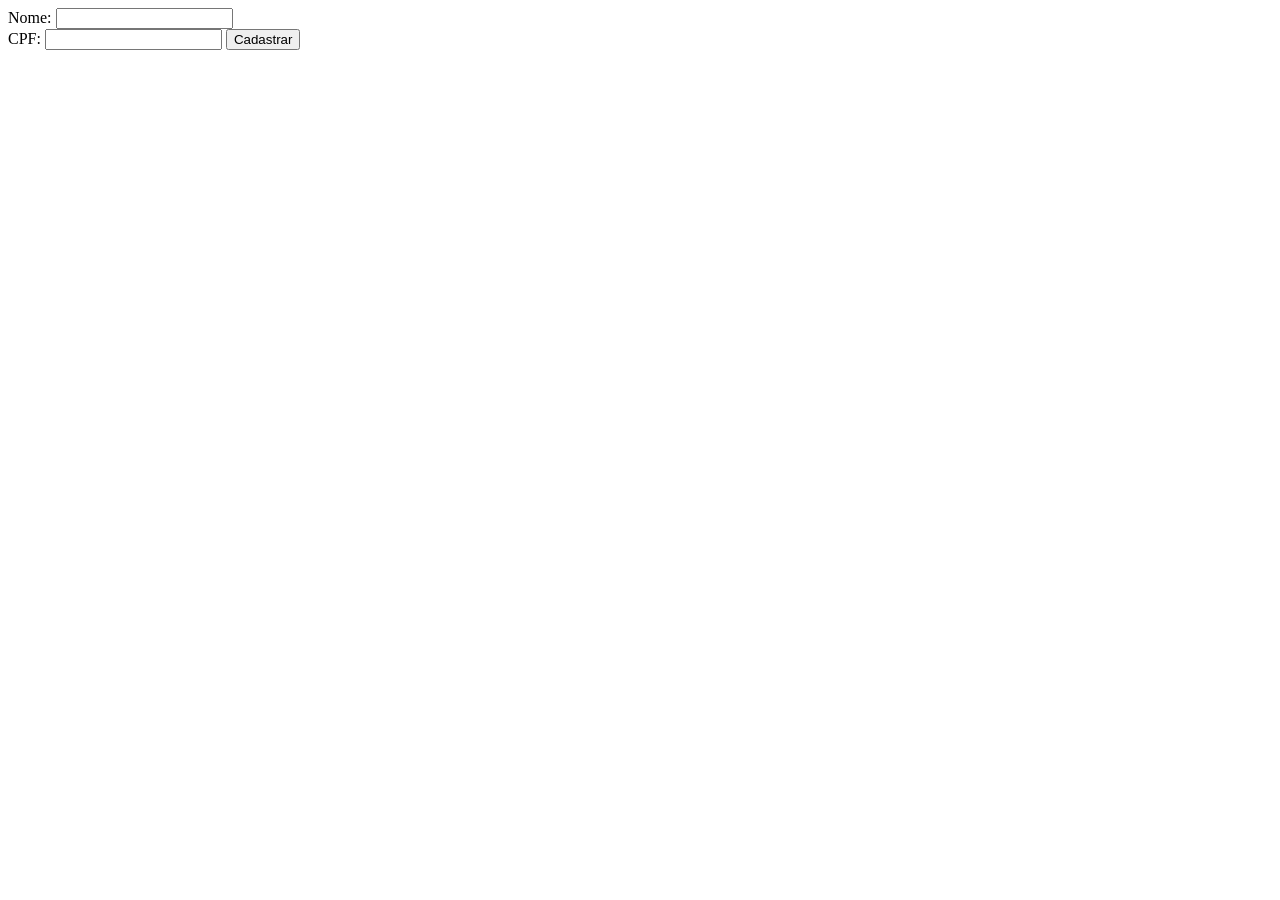
<file: src/main/resources/templates/formcliente.html>
<!DOCTYPE HTML>
<html xmlns:th="http://www.thymeleaf.org">
<head>
    <title>Cadastro de clientes</title>
    <meta http-equiv="Content-Type" content="text/html; charset=UTF-8" />
</head>
<body>
    <form action="#" th:action="@{/cliente}" method="post" th:object="${cliente}">
        Nome: <input type="text" th:field="*{nome}"><br>
        CPF: <input type="text" th:field="*{cpf}">
        <input type="submit" value="Cadastrar">
    </form>
</body>
</html>
</file>
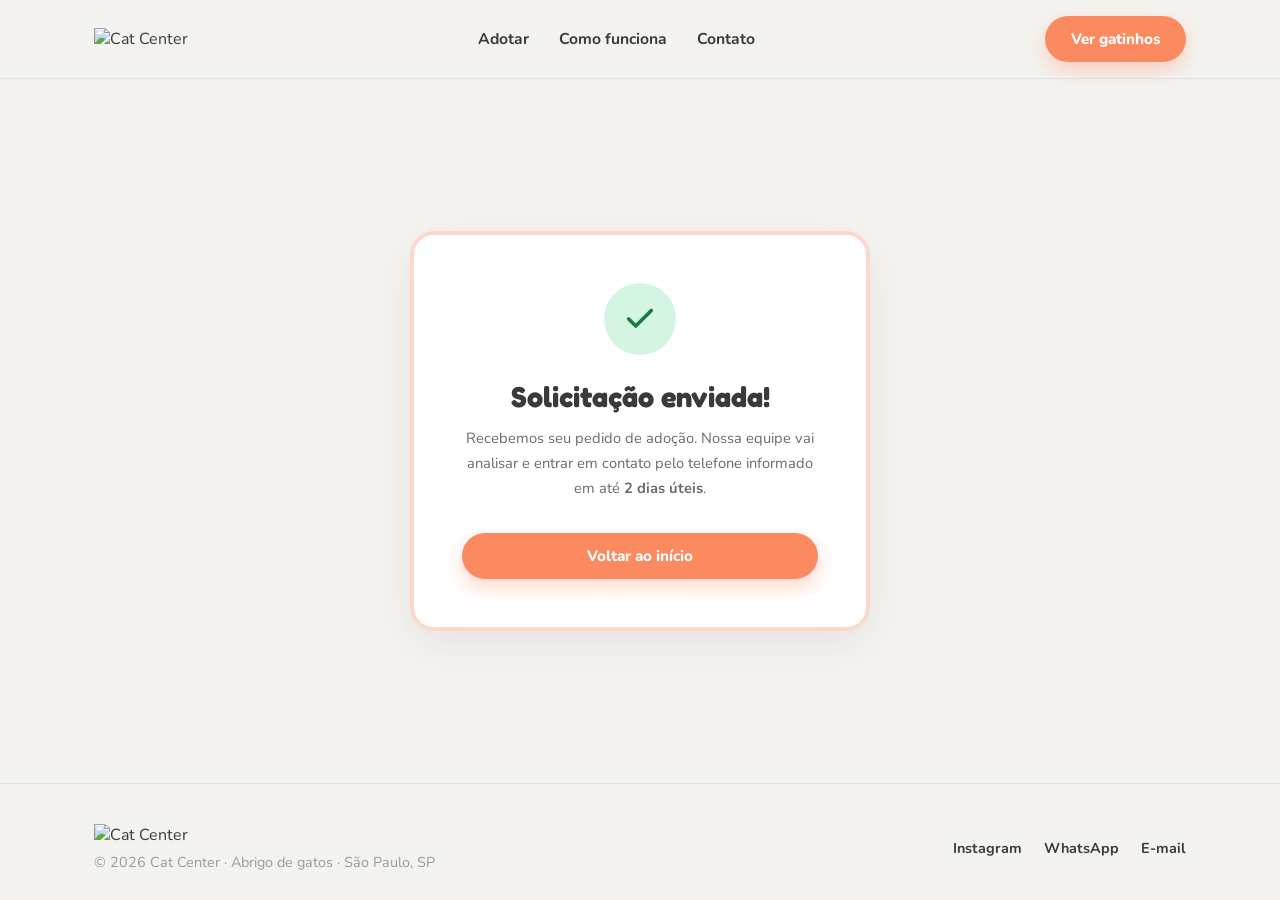
<file: src/main/resources/templates/sucesso.html>
<!DOCTYPE html>
<html lang="pt-BR" xmlns:th="http://www.thymeleaf.org">
<head>
    <meta charset="UTF-8">
    <meta name="viewport" content="width=device-width, initial-scale=1.0">
    <title>Solicitação enviada — Cat Center</title>
    <link rel="preconnect" href="https://fonts.googleapis.com">
    <link rel="preconnect" href="https://fonts.gstatic.com" crossorigin>
    <link href="https://fonts.googleapis.com/css2?family=Fredoka:wght@400;500;600;700&family=Nunito:wght@400;600;700;800&display=swap" rel="stylesheet">
    <style>
        :root { --coral:#FB8A60; --coral-dark:#ef7146; --cream:#F4F3EF; --ink:#3a3a3a; --muted:#9a9a96; }
        *, *::before, *::after { margin:0; padding:0; box-sizing:border-box; }
        body { font-family:'Nunito',sans-serif; background:var(--cream); color:var(--ink); -webkit-font-smoothing:antialiased; min-height:100vh; display:flex; flex-direction:column; }
        h1,h2,h3 { font-family:'Fredoka',sans-serif; }
        .wrap { max-width:1140px; margin:0 auto; padding:0 24px; }
        a { text-decoration:none; }

        header { position:sticky; top:0; z-index:50; background:rgba(244,243,239,.88); backdrop-filter:blur(12px); border-bottom:1px solid rgba(125,160,184,.18); }
        .nav { display:flex; align-items:center; justify-content:space-between; height:78px; }
        .brand img { height:46px; }
        .nav-links { display:flex; gap:30px; }
        .nav-links a { color:var(--ink); font-weight:700; font-size:.98rem; }
        .nav-links a:hover { color:var(--coral-dark); }
        .btn { font-family:'Nunito',sans-serif; border:none; cursor:pointer; font-weight:800; padding:13px 26px; border-radius:999px; font-size:.95rem; transition:transform .15s,background .2s; display:inline-flex; align-items:center; justify-content:center; }
        .btn-coral { background:var(--coral); color:#fff; box-shadow:0 8px 20px rgba(251,138,96,.35); }
        .btn-coral:hover { background:var(--coral-dark); transform:translateY(-2px); }

        main { flex:1; display:flex; align-items:center; justify-content:center; padding:3rem 24px; }
        .success-box { background:#fff; border-radius:24px; border:4px solid #fcd9c8; box-shadow:0 14px 40px rgba(58,58,58,.08); padding:3rem; max-width:460px; width:100%; text-align:center; }
        .success-icon { width:72px; height:72px; background:#D4F5E2; border-radius:50%; display:flex; align-items:center; justify-content:center; margin:0 auto 1.5rem; }
        .success-icon svg { width:34px; height:34px; stroke:#1A7A46; }
        .success-box h2 { font-size:1.8rem; font-weight:700; margin-bottom:.75rem; }
        .success-box p { font-size:.92rem; color:#6b6b67; line-height:1.7; margin-bottom:2rem; }

        footer { padding:40px 0 28px; border-top:1px solid rgba(125,160,184,.18); }
        .foot { display:flex; justify-content:space-between; align-items:center; flex-wrap:wrap; gap:20px; }
        .foot img { height:40px; }
        .foot p { color:var(--muted); font-size:.9rem; margin-top:6px; }
        .foot-links { display:flex; gap:22px; }
        .foot-links a { color:var(--ink); font-weight:700; font-size:.9rem; }
    </style>
</head>
<body>

<header>
    <div class="wrap nav">
        <a class="brand" th:href="@{/}"><img th:src="@{/images/logo.jpeg}" alt="Cat Center"></a>
        <nav class="nav-links">
            <a th:href="@{/adotar}">Adotar</a>
            <a th:href="@{/#como}">Como funciona</a>
            <a th:href="@{/#contato}">Contato</a>
        </nav>
        <a th:href="@{/adotar}" class="btn btn-coral">Ver gatinhos</a>
    </div>
</header>

<main>
    <div class="success-box">
        <div class="success-icon">
            <svg fill="none" stroke-width="2.5" stroke-linecap="round" stroke-linejoin="round" viewBox="0 0 24 24">
                <polyline points="20 6 9 17 4 12"/>
            </svg>
        </div>
        <h2>Solicitação enviada!</h2>
        <p>Recebemos seu pedido de adoção. Nossa equipe vai analisar e entrar em contato pelo telefone informado em até <strong>2 dias úteis</strong>.</p>
        <a th:href="@{/}" class="btn btn-coral" style="width:100%">Voltar ao início</a>
    </div>
</main>

<footer id="contato">
    <div class="wrap foot">
        <div><img th:src="@{/images/logo.jpeg}" alt="Cat Center"><p>© 2026 Cat Center · Abrigo de gatos · São Paulo, SP</p></div>
        <div class="foot-links"><a href="#">Instagram</a><a href="#">WhatsApp</a><a href="mailto:contato@catcenter.com.br">E-mail</a></div>
    </div>
</footer>
</body>
</html>
</file>
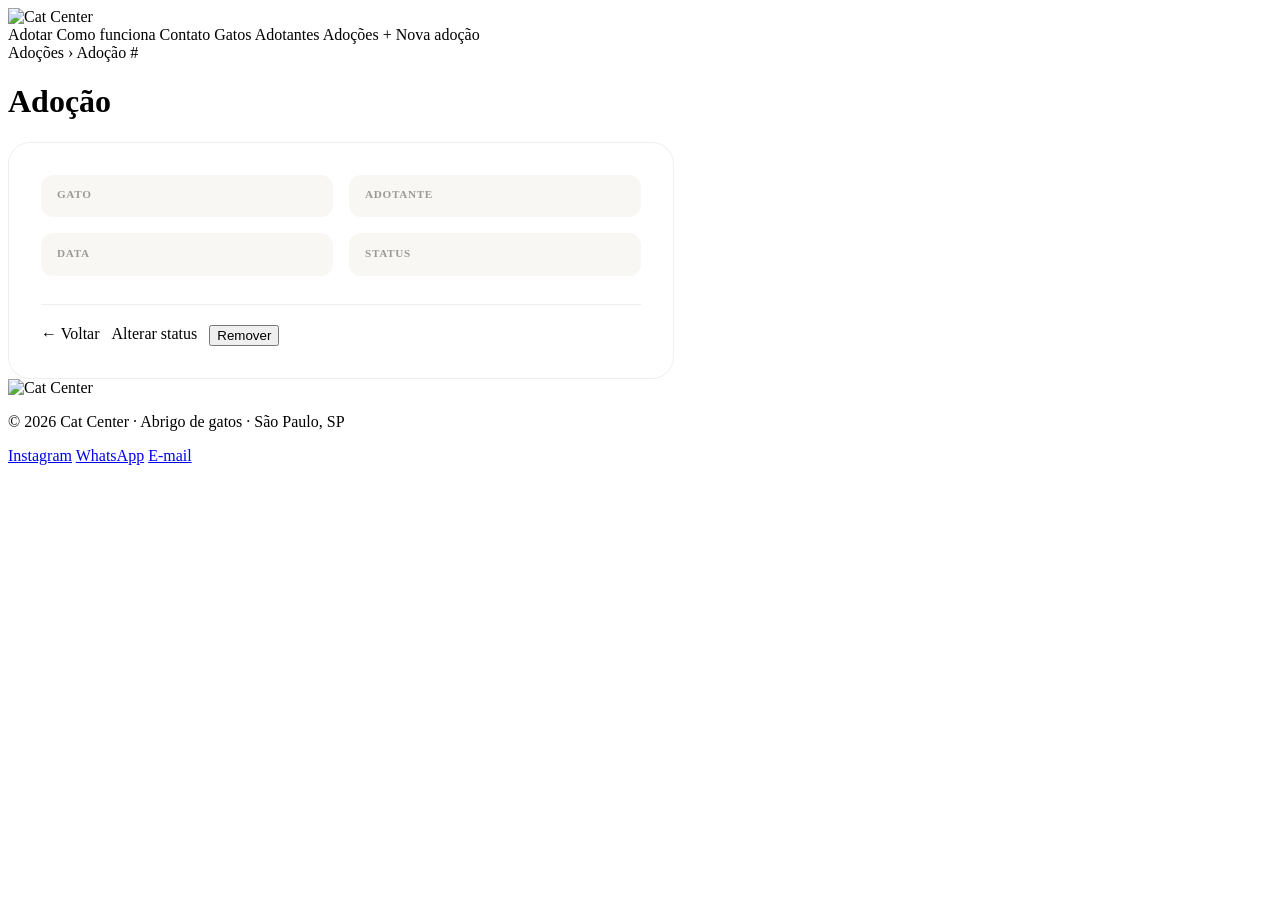
<file: src/main/resources/templates/adocoes/detalhe.html>
<!DOCTYPE html>
<html xmlns:th="http://www.thymeleaf.org" lang="pt-BR">
<head>
    <meta charset="UTF-8">
    <meta name="viewport" content="width=device-width, initial-scale=1.0">
    <title>Adoção — Cat Center</title>
    <link href="https://fonts.googleapis.com/css2?family=Nunito:wght@400;600;700;800;900&display=swap" rel="stylesheet">
    <link th:href="@{/css/style.css}" rel="stylesheet">
    <style>
        .detail-card { background:#fff; border-radius:22px; padding:2rem; border:1px solid #eee; max-width:600px; }
        .detail-fields { display:grid; grid-template-columns:1fr 1fr; gap:1rem; }
        .detail-field { background:#f8f7f4; border-radius:12px; padding:.85rem 1rem; }
        .detail-field label { display:block; font-size:.7rem; font-weight:800; text-transform:uppercase; letter-spacing:.06em; color:#9a9a96; margin-bottom:.2rem; }
        .detail-field span { font-size:.95rem; font-weight:700; color:#3a3a3a; }
        .action-row { display:flex; gap:.75rem; margin-top:1.75rem; padding-top:1.25rem; border-top:1px solid #eee; }
        @media(max-width:500px){ .detail-fields{grid-template-columns:1fr} }
    </style>
</head>
<body>

<nav class="navbar">
    <a th:href="@{/}" class="navbar-brand">
        <img th:src="@{/images/logo.jpeg}" alt="Cat Center">
    </a>
    <div class="navbar-links">
        <a th:href="@{/adotar}">Adotar</a>
        <a th:href="@{/#como}">Como funciona</a>
        <a th:href="@{/#contato}">Contato</a>
        <a th:href="@{/gatos}">Gatos</a>
        <a th:href="@{/adotantes}">Adotantes</a>
        <a th:href="@{/adocoes}" class="active">Adoções</a>
        <a th:href="@{/adocao/nova}" class="navbar-cta">+ Nova adoção</a>
    </div>
</nav>

<div class="page-top">
    <div>
        <div class="breadcrumb"><a th:href="@{/adocoes}">Adoções</a> &rsaquo; Adoção #<span th:text="${adocao.id}"></span></div>
        <h1>Adoção <span th:text="${'#' + adocao.id}"></span></h1>
    </div>
</div>

<div class="container">
    <div class="detail-card">
        <div class="detail-fields">
            <div class="detail-field">
                <label>Gato</label>
                <span><a th:href="@{/gato/{id}(id=${adocao.idGato})}" th:text="${adocao.nomeGato}"
                         style="color:inherit;text-decoration:none;border-bottom:1px dotted #FB8A60"></a></span>
            </div>
            <div class="detail-field">
                <label>Adotante</label>
                <span><a th:href="@{/adotante/{id}(id=${adocao.idAdotante})}" th:text="${adocao.nomeAdotante}"
                         style="color:inherit;text-decoration:none;border-bottom:1px dotted #FB8A60"></a></span>
            </div>
            <div class="detail-field">
                <label>Data</label>
                <span th:text="${adocao.data}"></span>
            </div>
            <div class="detail-field">
                <label>Status</label>
                <span th:text="${adocao.status}"
                      th:classappend="${adocao.status.name() == 'APROVADA'} ? 'badge badge-green' :
                                     (${adocao.status.name() == 'CANCELADA'} ? 'badge badge-red' : 'badge badge-yellow')">
                </span>
            </div>
        </div>

        <div class="action-row">
            <a th:href="@{/adocoes}" class="btn btn-outline btn-sm">← Voltar</a>
            <a th:href="@{/adocao/{id}/status(id=${adocao.id})}" class="btn btn-primary btn-sm">Alterar status</a>
            <form th:action="@{/adocao/{id}/deletar(id=${adocao.id})}" method="post"
                  onsubmit="return confirm('Remover esta adoção?')" style="display:inline">
                <button type="submit" class="btn btn-ghost btn-sm">Remover</button>
            </form>
        </div>
    </div>
</div>

<footer class="site-footer">
    <div class="foot-inner">
        <div>
            <img th:src="@{/images/logo.jpeg}" alt="Cat Center">
            <p>© 2026 Cat Center · Abrigo de gatos · São Paulo, SP</p>
        </div>
        <div class="foot-links">
            <a href="#">Instagram</a>
            <a href="#">WhatsApp</a>
            <a href="mailto:contato@catcenter.com.br">E-mail</a>
        </div>
    </div>
</footer>
</body>
</html>
</file>
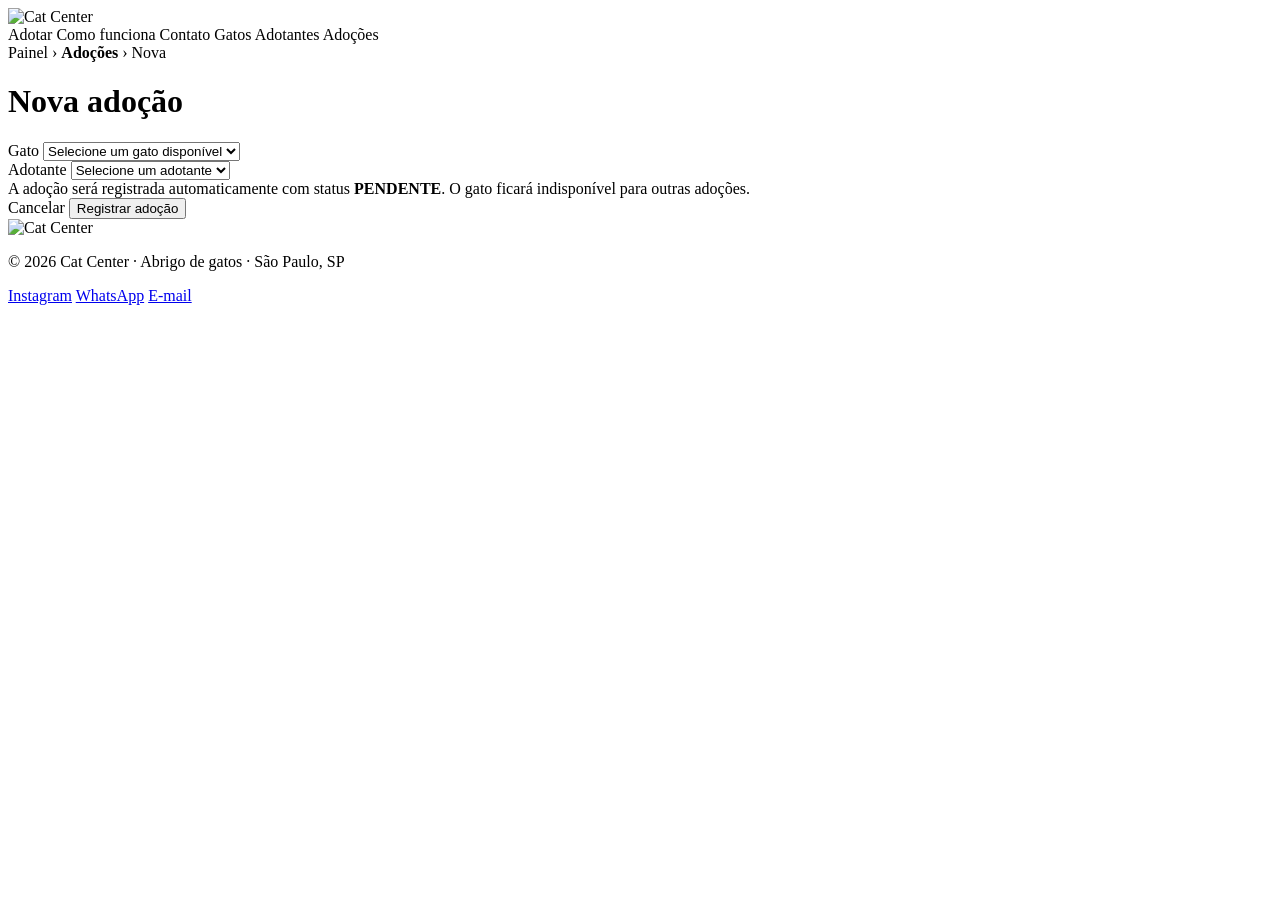
<file: src/main/resources/templates/adocoes/form.html>
<!DOCTYPE html>
<html xmlns:th="http://www.thymeleaf.org" lang="pt-BR">
<head>
    <meta charset="UTF-8">
    <meta name="viewport" content="width=device-width, initial-scale=1.0">
    <title>Nova Adoção — Cat Center</title>
    <link href="https://fonts.googleapis.com/css2?family=Nunito:wght@400;600;700;800;900&display=swap" rel="stylesheet">
    <link th:href="@{/css/style.css}" rel="stylesheet">
</head>
<body>

<nav class="navbar">
    <a th:href="@{/}" class="navbar-brand">
        <img th:src="@{/images/logo.jpeg}" alt="Cat Center">
    </a>
    <div class="navbar-links">
        <a th:href="@{/adotar}">Adotar</a>
        <a th:href="@{/#como}">Como funciona</a>
        <a th:href="@{/#contato}">Contato</a>
        <a th:href="@{/gatos}">Gatos</a>
        <a th:href="@{/adotantes}">Adotantes</a>
        <a th:href="@{/adocoes}" class="active">Adoções</a>
    </div>
</nav>

<div class="page-top">
    <div>
        <div class="breadcrumb">Painel &rsaquo; <a th:href="@{/adocoes}" style="color:var(--orange);text-decoration:none;font-weight:700">Adoções</a> &rsaquo; Nova</div>
        <h1>Nova adoção</h1>
    </div>
</div>

<div class="container">
    <div class="form-card">
        <div th:if="${erro}" class="form-note" style="background:#FEE2E2;border-color:#FCA5A5;color:#991B1B;margin-bottom:1rem" th:text="${erro}"></div>
        <form th:action="@{/adocao/nova}" th:object="${adocao}" method="post">

            <div class="form-grid">

                <div class="form-group">
                    <label>Gato</label>
                    <select th:field="*{idGato}" required>
                        <option value="0">Selecione um gato disponível</option>
                        <option th:each="g : ${gatos}" th:value="${g.id}" th:text="'#' + ${g.id} + ' — ' + ${g.nome}"></option>
                    </select>
                </div>

                <div class="form-group">
                    <label>Adotante</label>
                    <select th:field="*{idAdotante}" required>
                        <option value="0">Selecione um adotante</option>
                        <option th:each="a : ${adotantes}" th:value="${a.id}" th:text="'#' + ${a.id} + ' — ' + ${a.nome}"></option>
                    </select>
                </div>

            </div>

            <div class="form-note">
                A adoção será registrada automaticamente com status <strong>PENDENTE</strong>. O gato ficará indisponível para outras adoções.
            </div>

            <div class="form-footer">
                <a th:href="@{/adocoes}" class="btn btn-ghost">Cancelar</a>
                <button type="submit" class="btn btn-primary">Registrar adoção</button>
            </div>

        </form>
    </div>
</div>

<footer class="site-footer">
    <div class="foot-inner">
        <div>
            <img th:src="@{/images/logo.jpeg}" alt="Cat Center">
            <p>© 2026 Cat Center · Abrigo de gatos · São Paulo, SP</p>
        </div>
        <div class="foot-links">
            <a href="#">Instagram</a>
            <a href="#">WhatsApp</a>
            <a href="mailto:contato@catcenter.com.br">E-mail</a>
        </div>
    </div>
</footer>
</body>
</html>
</file>
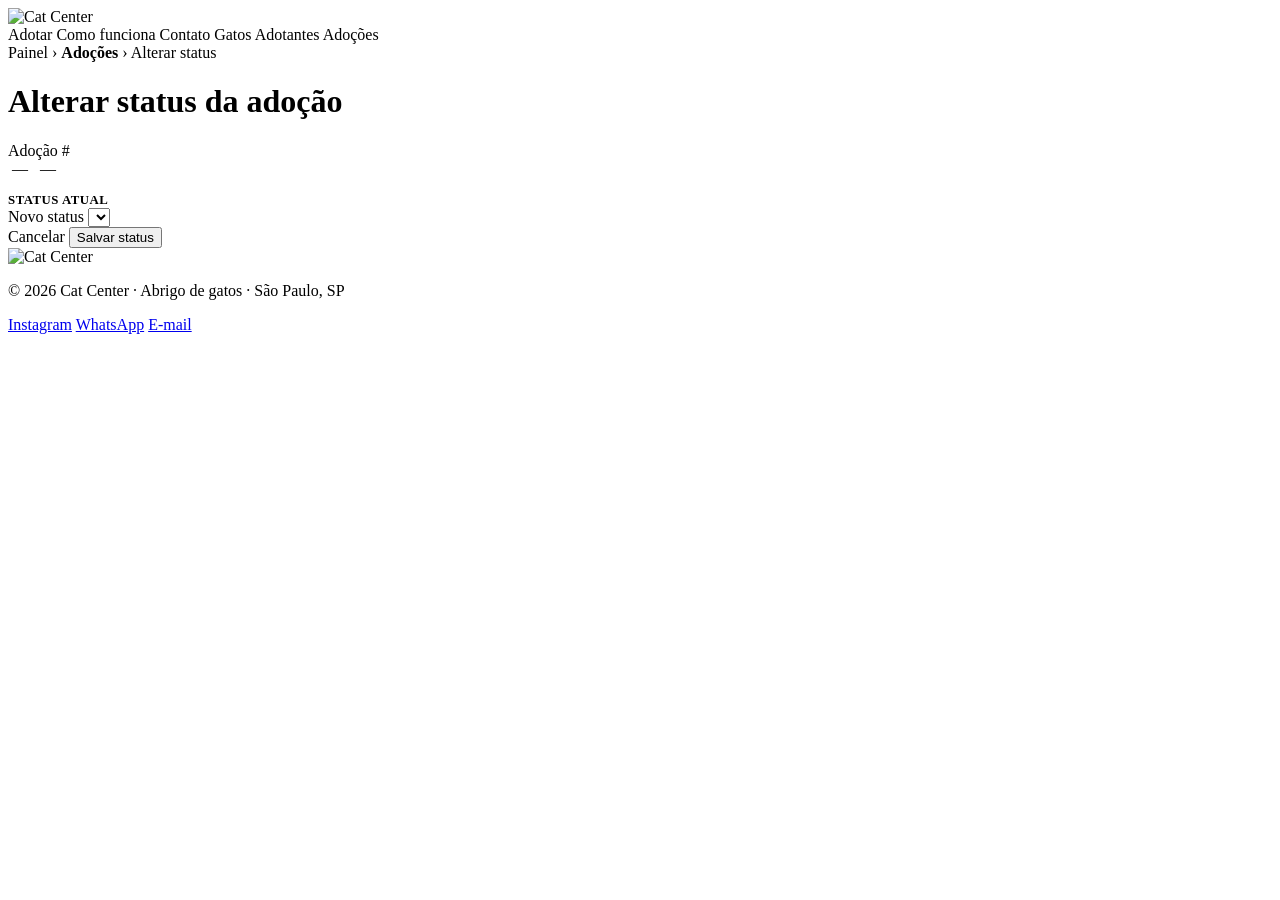
<file: src/main/resources/templates/adocoes/formstatus.html>
<!DOCTYPE html>
<html xmlns:th="http://www.thymeleaf.org" lang="pt-BR">
<head>
    <meta charset="UTF-8">
    <meta name="viewport" content="width=device-width, initial-scale=1.0">
    <title>Alterar Status — Cat Center</title>
    <link href="https://fonts.googleapis.com/css2?family=Nunito:wght@400;600;700;800;900&display=swap" rel="stylesheet">
    <link th:href="@{/css/style.css}" rel="stylesheet">
</head>
<body>

<nav class="navbar">
    <a th:href="@{/}" class="navbar-brand">
        <img th:src="@{/images/logo.jpeg}" alt="Cat Center">
    </a>
    <div class="navbar-links">
        <a th:href="@{/adotar}">Adotar</a>
        <a th:href="@{/#como}">Como funciona</a>
        <a th:href="@{/#contato}">Contato</a>
        <a th:href="@{/gatos}">Gatos</a>
        <a th:href="@{/adotantes}">Adotantes</a>
        <a th:href="@{/adocoes}" class="active">Adoções</a>
    </div>
</nav>

<div class="page-top">
    <div>
        <div class="breadcrumb">Painel &rsaquo; <a th:href="@{/adocoes}" style="color:var(--orange);text-decoration:none;font-weight:700">Adoções</a> &rsaquo; Alterar status</div>
        <h1>Alterar status da adoção</h1>
    </div>
</div>

<div class="container">
    <div class="form-card">

        <div class="info-box">
            <div class="label">Adoção #<span th:text="${adocao.id}"></span></div>
            <div class="value">
                <span th:text="${adocao.nomeGato}"></span>
                &nbsp;&mdash;&nbsp;
                <span th:text="${adocao.nomeAdotante}"></span>
                &nbsp;&mdash;&nbsp;
                <span th:text="${adocao.data}"></span>
            </div>
            <div style="margin-top:.75rem">
                <span style="font-size:.8rem;font-weight:700;color:var(--text-muted);text-transform:uppercase;letter-spacing:.04em">Status atual&nbsp;&nbsp;</span>
                <span th:text="${adocao.status}"
                      th:classappend="${adocao.status.name() == 'APROVADA'} ? 'badge badge-green' :
                                     (${adocao.status.name() == 'CANCELADA'} ? 'badge badge-red' : 'badge badge-yellow')">
                </span>
            </div>
        </div>

        <form th:action="@{/adocao/{id}/status(id=${id})}" method="post">
            <div class="form-grid">
                <div class="form-group">
                    <label>Novo status</label>
                    <select name="status">
                        <option th:each="s : ${statusList}" th:value="${s}" th:text="${s}"></option>
                    </select>
                </div>
            </div>

            <div class="form-footer">
                <a th:href="@{/adocoes}" class="btn btn-ghost">Cancelar</a>
                <button type="submit" class="btn btn-primary">Salvar status</button>
            </div>
        </form>

    </div>
</div>

<footer class="site-footer">
    <div class="foot-inner">
        <div>
            <img th:src="@{/images/logo.jpeg}" alt="Cat Center">
            <p>© 2026 Cat Center · Abrigo de gatos · São Paulo, SP</p>
        </div>
        <div class="foot-links">
            <a href="#">Instagram</a>
            <a href="#">WhatsApp</a>
            <a href="mailto:contato@catcenter.com.br">E-mail</a>
        </div>
    </div>
</footer>
</body>
</html>
</file>
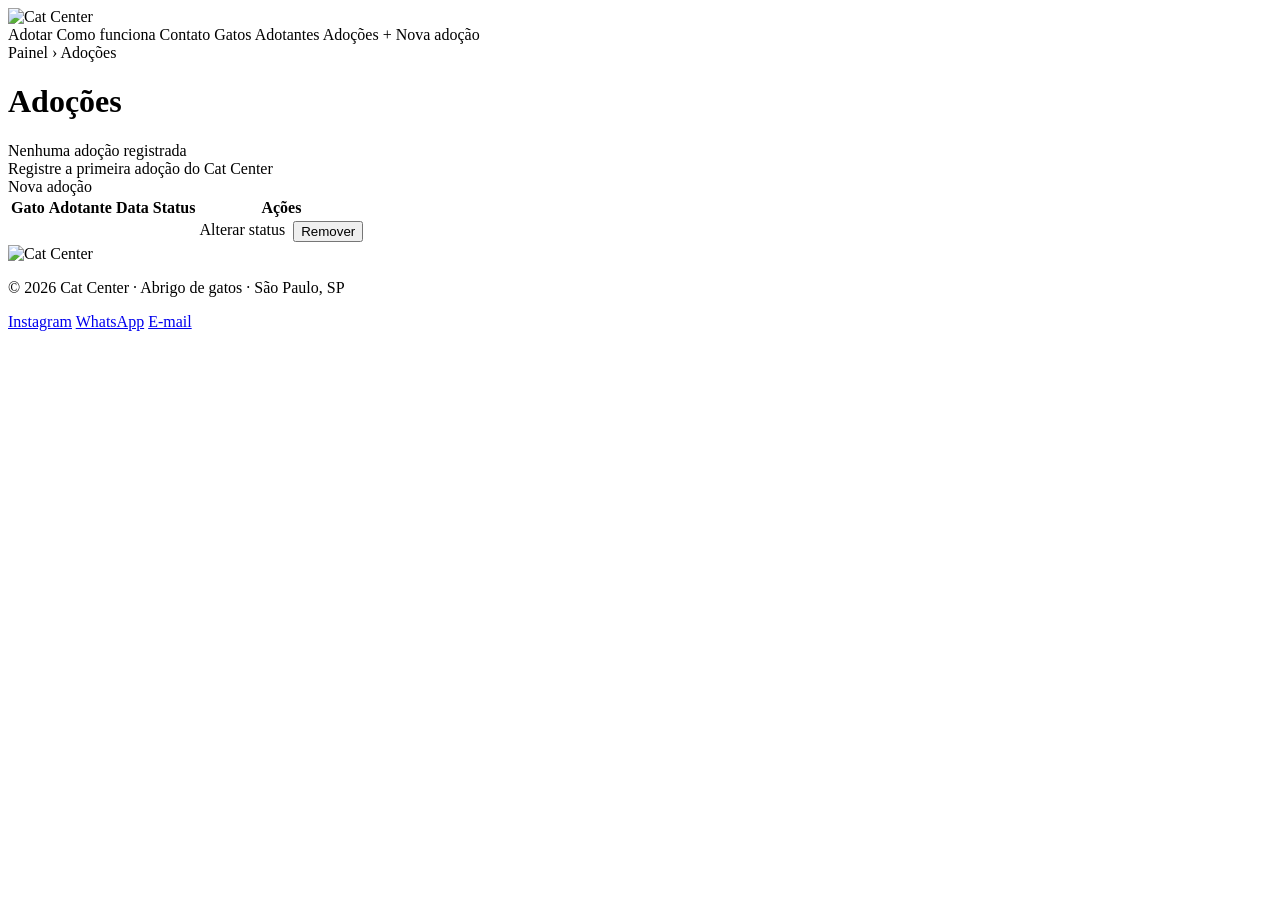
<file: src/main/resources/templates/adocoes/lista.html>
<!DOCTYPE html>
<html xmlns:th="http://www.thymeleaf.org" lang="pt-BR">
<head>
    <meta charset="UTF-8">
    <meta name="viewport" content="width=device-width, initial-scale=1.0">
    <title>Adoções — Cat Center</title>
    <link href="https://fonts.googleapis.com/css2?family=Nunito:wght@400;600;700;800;900&display=swap" rel="stylesheet">
    <link th:href="@{/css/style.css}" rel="stylesheet">
</head>
<body>

<nav class="navbar">
    <a th:href="@{/}" class="navbar-brand">
        <img th:src="@{/images/logo.jpeg}" alt="Cat Center">
    </a>
    <div class="navbar-links">
        <a th:href="@{/adotar}">Adotar</a>
        <a th:href="@{/#como}">Como funciona</a>
        <a th:href="@{/#contato}">Contato</a>
        <a th:href="@{/gatos}">Gatos</a>
        <a th:href="@{/adotantes}">Adotantes</a>
        <a th:href="@{/adocoes}" class="active">Adoções</a>
        <a th:href="@{/adocao/nova}" class="navbar-cta">+ Nova adoção</a>
    </div>
</nav>

<div class="page-top">
    <div>
        <div class="breadcrumb">Painel &rsaquo; Adoções</div>
        <h1>Adoções</h1>
    </div>
</div>

<div class="container">

    <div th:if="${#lists.isEmpty(adocoes)}" class="empty">
        <div class="empty__title">Nenhuma adoção registrada</div>
        <div class="empty__sub">Registre a primeira adoção do Cat Center</div>
        <a th:href="@{/adocao/nova}" class="btn btn-primary" style="margin-top:1.25rem">Nova adoção</a>
    </div>

    <div th:if="${not #lists.isEmpty(adocoes)}" class="table-wrap">
        <table>
            <thead>
                <tr>
                    <th>Gato</th>
                    <th>Adotante</th>
                    <th>Data</th>
                    <th>Status</th>
                    <th>Ações</th>
                </tr>
            </thead>
            <tbody>
                <tr th:each="adocao : ${adocoes}">
                    <td style="font-weight:800"><a th:href="@{/adocao/{id}(id=${adocao.id})}" th:text="${adocao.nomeGato}" style="color:inherit;text-decoration:none;border-bottom:1px dotted var(--coral)"></a></td>
                    <td th:text="${adocao.nomeAdotante}"></td>
                    <td th:text="${adocao.data}"></td>
                    <td>
                        <span th:text="${adocao.status}"
                              th:classappend="${adocao.status.name() == 'APROVADA'} ? 'badge badge-green' :
                                             (${adocao.status.name() == 'CANCELADA'} ? 'badge badge-red' : 'badge badge-yellow')">
                        </span>
                    </td>
                    <td>
                        <div style="display:flex;gap:.5rem">
                            <a th:href="@{/adocao/{id}/status(id=${adocao.id})}" class="btn btn-outline btn-sm">Alterar status</a>
                            <form th:action="@{/adocao/{id}/deletar(id=${adocao.id})}" method="post"
                                  onsubmit="return confirm('Remover esta adoção?')" style="display:inline">
                                <button type="submit" class="btn btn-ghost btn-sm">Remover</button>
                            </form>
                        </div>
                    </td>
                </tr>
            </tbody>
        </table>
    </div>

</div>

<footer class="site-footer">
    <div class="foot-inner">
        <div>
            <img th:src="@{/images/logo.jpeg}" alt="Cat Center">
            <p>© 2026 Cat Center · Abrigo de gatos · São Paulo, SP</p>
        </div>
        <div class="foot-links">
            <a href="#">Instagram</a>
            <a href="#">WhatsApp</a>
            <a href="mailto:contato@catcenter.com.br">E-mail</a>
        </div>
    </div>
</footer>
</body>
</html>
</file>
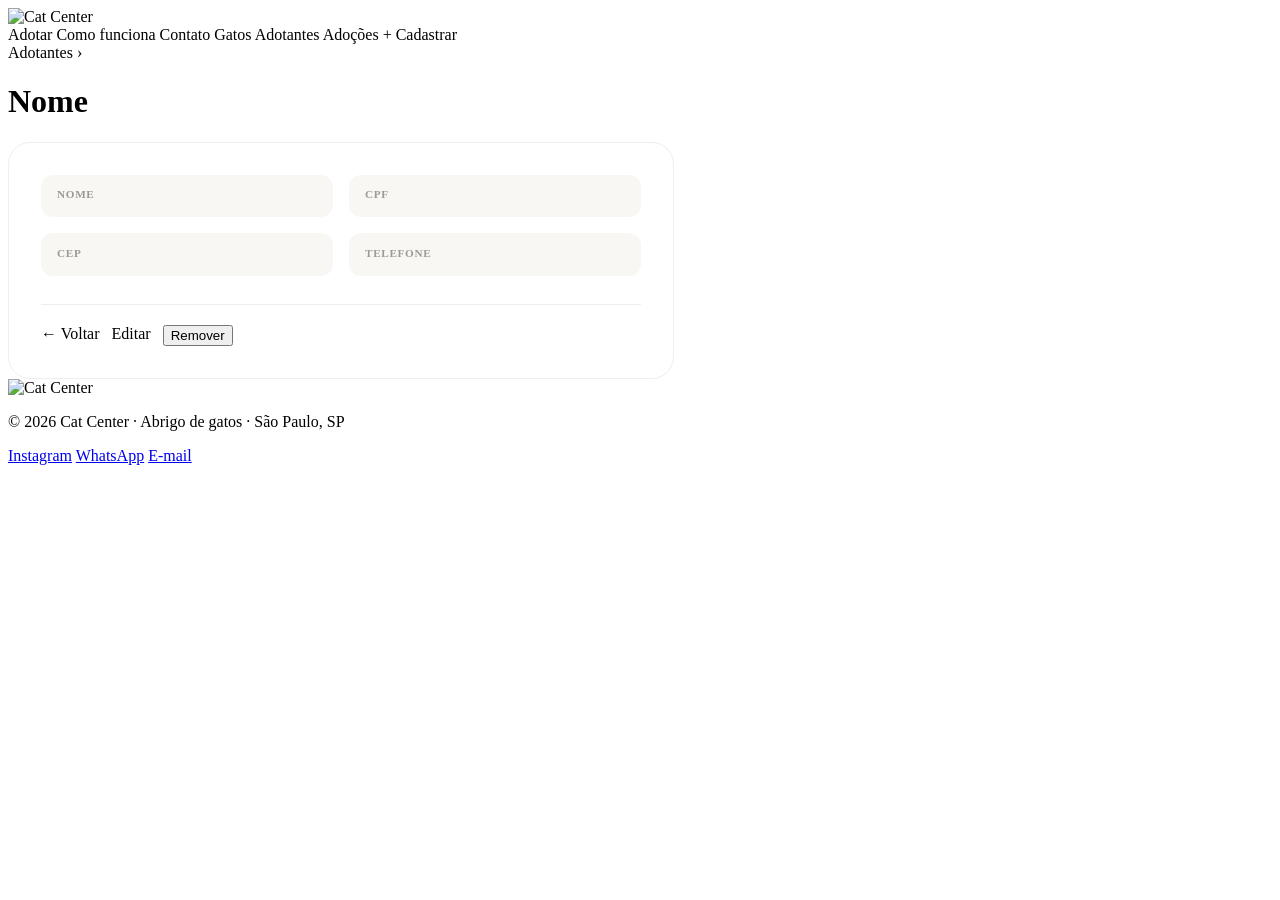
<file: src/main/resources/templates/adotantes/detalhe.html>
<!DOCTYPE html>
<html xmlns:th="http://www.thymeleaf.org" lang="pt-BR">
<head>
    <meta charset="UTF-8">
    <meta name="viewport" content="width=device-width, initial-scale=1.0">
    <title th:text="${adotante.nome} + ' — Cat Center'">Adotante — Cat Center</title>
    <link href="https://fonts.googleapis.com/css2?family=Nunito:wght@400;600;700;800;900&display=swap" rel="stylesheet">
    <link th:href="@{/css/style.css}" rel="stylesheet">
    <style>
        .detail-card { background:#fff; border-radius:22px; padding:2rem; border:1px solid #eee; max-width:600px; }
        .detail-fields { display:grid; grid-template-columns:1fr 1fr; gap:1rem; }
        .detail-field { background:#f8f7f4; border-radius:12px; padding:.85rem 1rem; }
        .detail-field label { display:block; font-size:.7rem; font-weight:800; text-transform:uppercase; letter-spacing:.06em; color:#9a9a96; margin-bottom:.2rem; }
        .detail-field span { font-size:.95rem; font-weight:700; color:#3a3a3a; }
        .action-row { display:flex; gap:.75rem; margin-top:1.75rem; padding-top:1.25rem; border-top:1px solid #eee; }
        @media(max-width:500px){ .detail-fields{grid-template-columns:1fr} }
    </style>
</head>
<body>

<nav class="navbar">
    <a th:href="@{/}" class="navbar-brand">
        <img th:src="@{/images/logo.jpeg}" alt="Cat Center">
    </a>
    <div class="navbar-links">
        <a th:href="@{/adotar}">Adotar</a>
        <a th:href="@{/#como}">Como funciona</a>
        <a th:href="@{/#contato}">Contato</a>
        <a th:href="@{/gatos}">Gatos</a>
        <a th:href="@{/adotantes}" class="active">Adotantes</a>
        <a th:href="@{/adocoes}">Adoções</a>
        <a th:href="@{/adotante/novo}" class="navbar-cta">+ Cadastrar</a>
    </div>
</nav>

<div class="page-top">
    <div>
        <div class="breadcrumb"><a th:href="@{/adotantes}">Adotantes</a> &rsaquo; <span th:text="${adotante.nome}"></span></div>
        <h1 th:text="${adotante.nome}">Nome</h1>
    </div>
</div>

<div class="container">
    <div class="detail-card">
        <div class="detail-fields">
            <div class="detail-field">
                <label>Nome</label>
                <span th:text="${adotante.nome}"></span>
            </div>
            <div class="detail-field">
                <label>CPF</label>
                <span th:text="${adotante.cpf}"></span>
            </div>
            <div class="detail-field">
                <label>CEP</label>
                <span th:text="${adotante.cep}"></span>
            </div>
            <div class="detail-field">
                <label>Telefone</label>
                <span th:text="${adotante.telefone}"></span>
            </div>
        </div>

        <div class="action-row">
            <a th:href="@{/adotantes}" class="btn btn-outline btn-sm">← Voltar</a>
            <a th:href="@{/adotante/{id}/editar(id=${adotante.id})}" class="btn btn-primary btn-sm">Editar</a>
            <form th:action="@{/adotante/{id}/deletar(id=${adotante.id})}" method="post"
                  onsubmit="return confirm('Remover este adotante?')" style="display:inline">
                <button type="submit" class="btn btn-ghost btn-sm">Remover</button>
            </form>
        </div>
    </div>
</div>

<footer class="site-footer">
    <div class="foot-inner">
        <div>
            <img th:src="@{/images/logo.jpeg}" alt="Cat Center">
            <p>© 2026 Cat Center · Abrigo de gatos · São Paulo, SP</p>
        </div>
        <div class="foot-links">
            <a href="#">Instagram</a>
            <a href="#">WhatsApp</a>
            <a href="mailto:contato@catcenter.com.br">E-mail</a>
        </div>
    </div>
</footer>
</body>
</html>
</file>
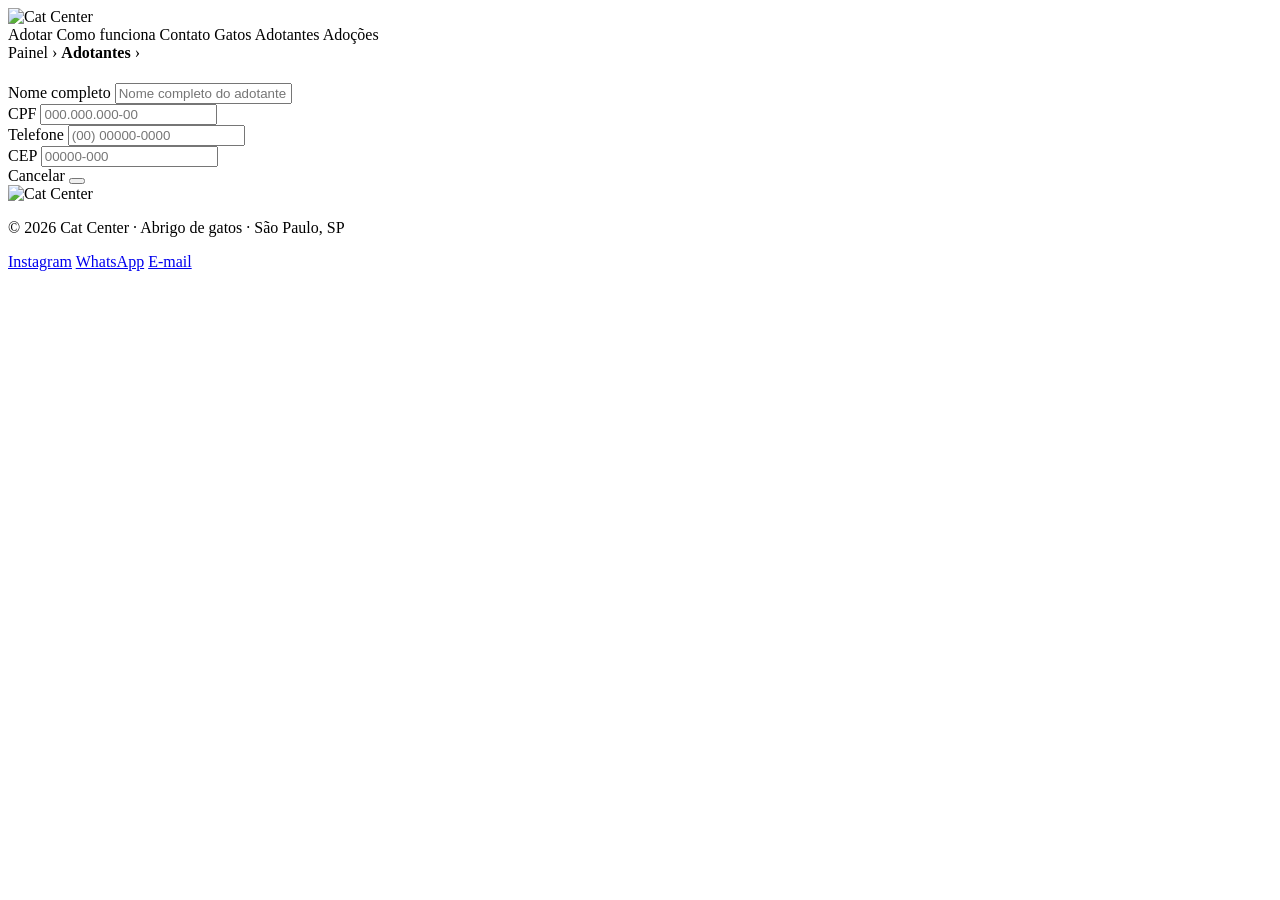
<file: src/main/resources/templates/adotantes/form.html>
<!DOCTYPE html>
<html xmlns:th="http://www.thymeleaf.org" lang="pt-BR">
<head>
    <meta charset="UTF-8">
    <meta name="viewport" content="width=device-width, initial-scale=1.0">
    <title>Adotante — Cat Center</title>
    <link href="https://fonts.googleapis.com/css2?family=Nunito:wght@400;600;700;800;900&display=swap" rel="stylesheet">
    <link th:href="@{/css/style.css}" rel="stylesheet">
</head>
<body>

<nav class="navbar">
    <a th:href="@{/}" class="navbar-brand">
        <img th:src="@{/images/logo.jpeg}" alt="Cat Center">
    </a>
    <div class="navbar-links">
        <a th:href="@{/adotar}">Adotar</a>
        <a th:href="@{/#como}">Como funciona</a>
        <a th:href="@{/#contato}">Contato</a>
        <a th:href="@{/gatos}">Gatos</a>
        <a th:href="@{/adotantes}" class="active">Adotantes</a>
        <a th:href="@{/adocoes}">Adoções</a>
    </div>
</nav>

<div class="page-top">
    <div>
        <div class="breadcrumb">Painel &rsaquo; <a th:href="@{/adotantes}" style="color:var(--orange);text-decoration:none;font-weight:700">Adotantes</a> &rsaquo; <span th:text="${id != null} ? 'Editar' : 'Novo'"></span></div>
        <h1 th:text="${id != null} ? 'Editar adotante' : 'Cadastrar adotante'"></h1>
    </div>
</div>

<div class="container">
    <div class="form-card">
        <form th:action="${id != null} ? @{/adotante/{id}/editar(id=${id})} : @{/adotante/novo}"
              th:object="${adotante}" method="post">

            <div class="form-grid">

                <div class="form-group full">
                    <label>Nome completo</label>
                    <input type="text" th:field="*{nome}" placeholder="Nome completo do adotante" required>
                </div>

                <div class="form-group">
                    <label>CPF</label>
                    <input type="text" th:field="*{cpf}" placeholder="000.000.000-00" required>
                </div>

                <div class="form-group">
                    <label>Telefone</label>
                    <input type="text" th:field="*{telefone}" placeholder="(00) 00000-0000" required>
                </div>

                <div class="form-group">
                    <label>CEP</label>
                    <input type="text" th:field="*{cep}" placeholder="00000-000" required>
                </div>

            </div>

            <div class="form-footer">
                <a th:href="@{/adotantes}" class="btn btn-ghost">Cancelar</a>
                <button type="submit" class="btn btn-primary"
                        th:text="${id != null} ? 'Salvar alterações' : 'Cadastrar adotante'"></button>
            </div>

        </form>
    </div>
</div>

<footer class="site-footer">
    <div class="foot-inner">
        <div>
            <img th:src="@{/images/logo.jpeg}" alt="Cat Center">
            <p>© 2026 Cat Center · Abrigo de gatos · São Paulo, SP</p>
        </div>
        <div class="foot-links">
            <a href="#">Instagram</a>
            <a href="#">WhatsApp</a>
            <a href="mailto:contato@catcenter.com.br">E-mail</a>
        </div>
    </div>
</footer>
</body>
</html>
</file>
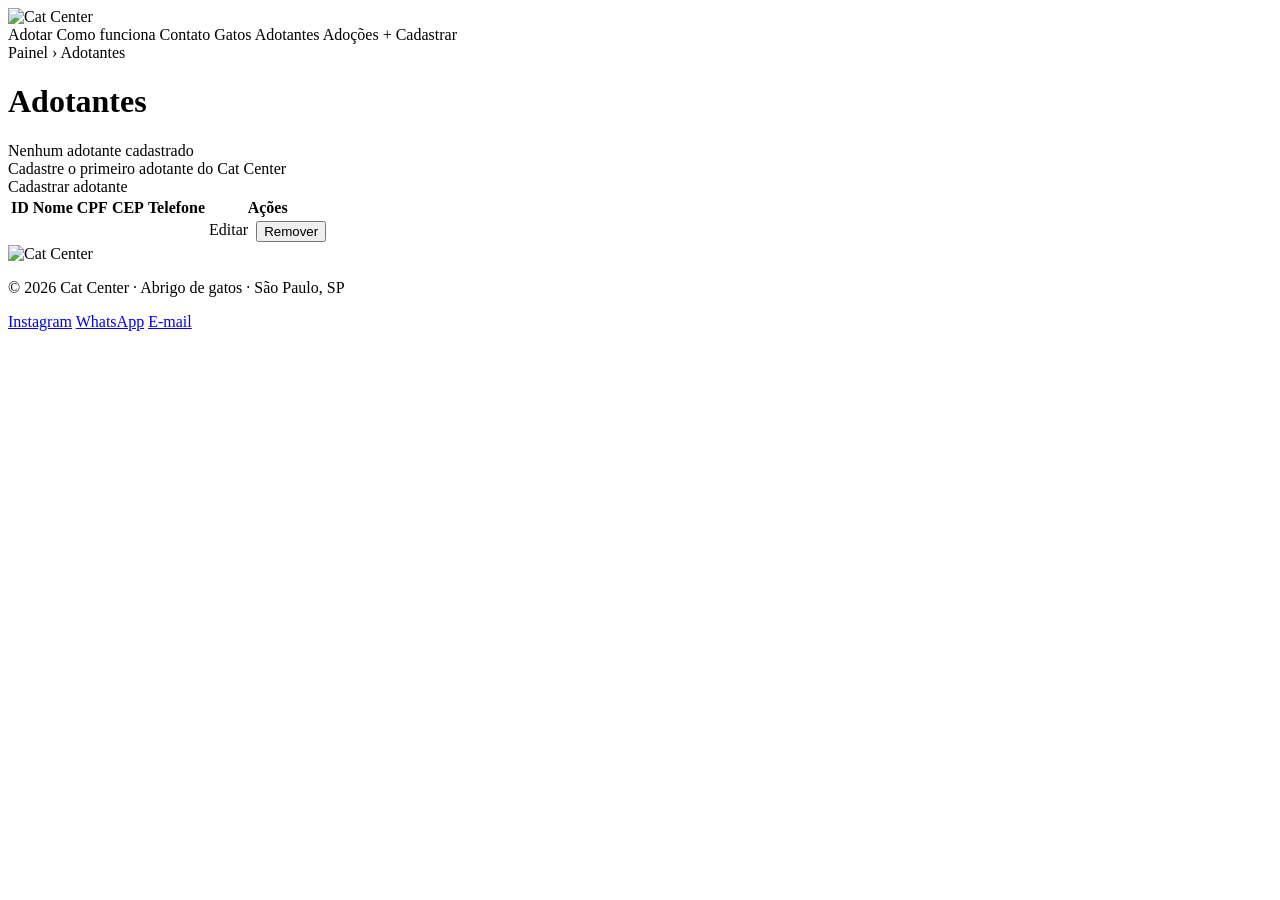
<file: src/main/resources/templates/adotantes/lista.html>
<!DOCTYPE html>
<html xmlns:th="http://www.thymeleaf.org" lang="pt-BR">
<head>
    <meta charset="UTF-8">
    <meta name="viewport" content="width=device-width, initial-scale=1.0">
    <title>Adotantes — Cat Center</title>
    <link href="https://fonts.googleapis.com/css2?family=Nunito:wght@400;600;700;800;900&display=swap" rel="stylesheet">
    <link th:href="@{/css/style.css}" rel="stylesheet">
</head>
<body>

<nav class="navbar">
    <a th:href="@{/}" class="navbar-brand">
        <img th:src="@{/images/logo.jpeg}" alt="Cat Center">
    </a>
    <div class="navbar-links">
        <a th:href="@{/adotar}">Adotar</a>
        <a th:href="@{/#como}">Como funciona</a>
        <a th:href="@{/#contato}">Contato</a>
        <a th:href="@{/gatos}">Gatos</a>
        <a th:href="@{/adotantes}" class="active">Adotantes</a>
        <a th:href="@{/adocoes}">Adoções</a>
        <a th:href="@{/adotante/novo}" class="navbar-cta">+ Cadastrar</a>
    </div>
</nav>

<div class="page-top">
    <div>
        <div class="breadcrumb">Painel &rsaquo; Adotantes</div>
        <h1>Adotantes</h1>
    </div>
</div>

<div class="container">

    <div th:if="${#lists.isEmpty(adotantes)}" class="empty">
        <div class="empty__title">Nenhum adotante cadastrado</div>
        <div class="empty__sub">Cadastre o primeiro adotante do Cat Center</div>
        <a th:href="@{/adotante/novo}" class="btn btn-primary" style="margin-top:1.25rem">Cadastrar adotante</a>
    </div>

    <div th:if="${not #lists.isEmpty(adotantes)}" class="table-wrap">
        <table>
            <thead>
                <tr>
                    <th>ID</th>
                    <th>Nome</th>
                    <th>CPF</th>
                    <th>CEP</th>
                    <th>Telefone</th>
                    <th>Ações</th>
                </tr>
            </thead>
            <tbody>
                <tr th:each="adotante : ${adotantes}">
                    <td style="color:var(--text-muted);font-size:.8rem;font-weight:700" th:text="'#' + ${adotante.id}"></td>
                    <td style="font-weight:800"><a th:href="@{/adotante/{id}(id=${adotante.id})}" th:text="${adotante.nome}" style="color:inherit;text-decoration:none;border-bottom:1px dotted var(--coral)"></a></td>
                    <td th:text="${adotante.cpf}"></td>
                    <td th:text="${adotante.cep}"></td>
                    <td th:text="${adotante.telefone}"></td>
                    <td>
                        <div style="display:flex;gap:.5rem">
                            <a th:href="@{/adotante/{id}/editar(id=${adotante.id})}" class="btn btn-outline btn-sm">Editar</a>
                            <form th:action="@{/adotante/{id}/deletar(id=${adotante.id})}" method="post"
                                  onsubmit="return confirm('Remover este adotante?')" style="display:inline">
                                <button type="submit" class="btn btn-ghost btn-sm">Remover</button>
                            </form>
                        </div>
                    </td>
                </tr>
            </tbody>
        </table>
    </div>

</div>

<footer class="site-footer">
    <div class="foot-inner">
        <div>
            <img th:src="@{/images/logo.jpeg}" alt="Cat Center">
            <p>© 2026 Cat Center · Abrigo de gatos · São Paulo, SP</p>
        </div>
        <div class="foot-links">
            <a href="#">Instagram</a>
            <a href="#">WhatsApp</a>
            <a href="mailto:contato@catcenter.com.br">E-mail</a>
        </div>
    </div>
</footer>
</body>
</html>
</file>
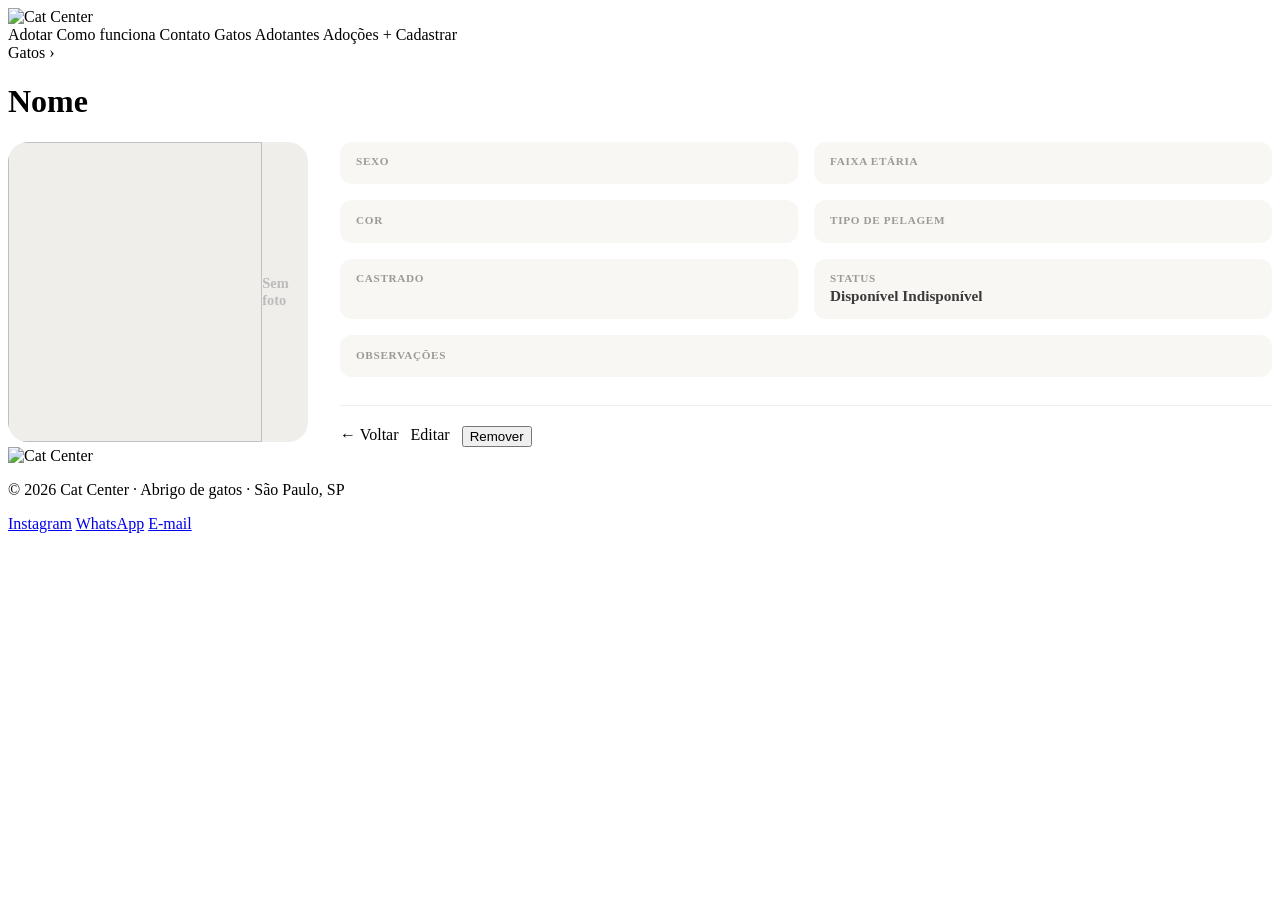
<file: src/main/resources/templates/gatos/detalhe.html>
<!DOCTYPE html>
<html xmlns:th="http://www.thymeleaf.org" lang="pt-BR">
<head>
    <meta charset="UTF-8">
    <meta name="viewport" content="width=device-width, initial-scale=1.0">
    <title th:text="${gato.nome} + ' — Cat Center'">Gato — Cat Center</title>
    <link href="https://fonts.googleapis.com/css2?family=Nunito:wght@400;600;700;800;900&display=swap" rel="stylesheet">
    <link th:href="@{/css/style.css}" rel="stylesheet">
    <style>
        .detail-grid { display:grid; grid-template-columns:300px 1fr; gap:2rem; align-items:start; }
        .detail-photo { border-radius:20px; overflow:hidden; background:#f0eeea; aspect-ratio:1/1; display:flex; align-items:center; justify-content:center; }
        .detail-photo img { width:100%; height:100%; object-fit:cover; }
        .detail-photo .no-photo { color:#bbb; font-size:.9rem; font-weight:700; }
        .detail-name { font-size:2rem; font-weight:900; margin-bottom:.25rem; }
        .detail-badge { display:inline-block; margin-bottom:1.25rem; }
        .detail-fields { display:grid; grid-template-columns:1fr 1fr; gap:1rem; }
        .detail-field { background:#f8f7f4; border-radius:12px; padding:.85rem 1rem; }
        .detail-field label { display:block; font-size:.7rem; font-weight:800; text-transform:uppercase; letter-spacing:.06em; color:#9a9a96; margin-bottom:.2rem; }
        .detail-field span { font-size:.95rem; font-weight:700; color:#3a3a3a; }
        .detail-obs { grid-column:1/-1; }
        .obs-text { font-size:.93rem; font-weight:600; color:#3a3a3a; line-height:1.6; }
        .action-row { display:flex; gap:.75rem; margin-top:1.75rem; padding-top:1.25rem; border-top:1px solid #eee; }
        @media(max-width:680px){ .detail-grid{grid-template-columns:1fr} .detail-fields{grid-template-columns:1fr} }
    </style>
</head>
<body>

<nav class="navbar">
    <a th:href="@{/}" class="navbar-brand">
        <img th:src="@{/images/logo.jpeg}" alt="Cat Center">
    </a>
    <div class="navbar-links">
        <a th:href="@{/adotar}">Adotar</a>
        <a th:href="@{/#como}">Como funciona</a>
        <a th:href="@{/#contato}">Contato</a>
        <a th:href="@{/gatos}" class="active">Gatos</a>
        <a th:href="@{/adotantes}">Adotantes</a>
        <a th:href="@{/adocoes}">Adoções</a>
        <a th:href="@{/gato/novo}" class="navbar-cta">+ Cadastrar</a>
    </div>
</nav>

<div class="page-top">
    <div>
        <div class="breadcrumb"><a th:href="@{/gatos}">Gatos</a> &rsaquo; <span th:text="${gato.nome}"></span></div>
        <h1 th:text="${gato.nome}">Nome</h1>
    </div>
</div>

<div class="container">
    <div class="detail-grid">

        <div class="detail-photo">
            <img th:if="${gato.foto != null and !#strings.isEmpty(gato.foto)}"
                 th:src="${#strings.startsWith(gato.foto, 'http') ? gato.foto : '/images/gatos/' + gato.foto}"
                 th:alt="${gato.nome}">
            <span th:if="${gato.foto == null or #strings.isEmpty(gato.foto)}" class="no-photo">Sem foto</span>
        </div>

        <div>
            <div class="detail-fields">
                <div class="detail-field">
                    <label>Sexo</label>
                    <span th:text="${gato.sexo.name() == 'FEMEA' ? 'Fêmea' : 'Macho'}"></span>
                </div>
                <div class="detail-field">
                    <label>Faixa etária</label>
                    <span th:text="${#strings.capitalize(#strings.toLowerCase(gato.faixaEtaria.name()))}"></span>
                </div>
                <div class="detail-field">
                    <label>Cor</label>
                    <span th:text="${#strings.capitalize(#strings.toLowerCase(gato.cor))}"></span>
                </div>
                <div class="detail-field">
                    <label>Tipo de pelagem</label>
                    <span th:text="${gato.tipoPelagem != null ? #strings.capitalize(#strings.toLowerCase(gato.tipoPelagem)) : '—'}"></span>
                </div>
                <div class="detail-field">
                    <label>Castrado</label>
                    <span th:text="${gato.castrado.name() == 'SIM' ? 'Sim' : 'Não'}"></span>
                </div>
                <div class="detail-field">
                    <label>Status</label>
                    <span th:if="${gato.disponivel.name() == 'SIM'}" class="badge badge-green">Disponível</span>
                    <span th:if="${gato.disponivel.name() == 'NAO'}" class="badge badge-red">Indisponível</span>
                </div>
                <div class="detail-field detail-obs" th:if="${gato.comorbidades != null and !#strings.isEmpty(gato.comorbidades)}">
                    <label>Observações</label>
                    <span class="obs-text" th:text="${gato.comorbidades}"></span>
                </div>
            </div>

            <div class="action-row">
                <a th:href="@{/gatos}" class="btn btn-outline btn-sm">← Voltar</a>
                <a th:href="@{/gato/{id}/editar(id=${gato.id})}" class="btn btn-primary btn-sm">Editar</a>
                <form th:action="@{/gato/{id}/deletar(id=${gato.id})}" method="post"
                      onsubmit="return confirm('Tem certeza que deseja remover este gato?')" style="display:inline">
                    <button type="submit" class="btn btn-ghost btn-sm">Remover</button>
                </form>
            </div>
        </div>

    </div>
</div>

<footer class="site-footer">
    <div class="foot-inner">
        <div>
            <img th:src="@{/images/logo.jpeg}" alt="Cat Center">
            <p>© 2026 Cat Center · Abrigo de gatos · São Paulo, SP</p>
        </div>
        <div class="foot-links">
            <a href="#">Instagram</a>
            <a href="#">WhatsApp</a>
            <a href="mailto:contato@catcenter.com.br">E-mail</a>
        </div>
    </div>
</footer>
</body>
</html>
</file>
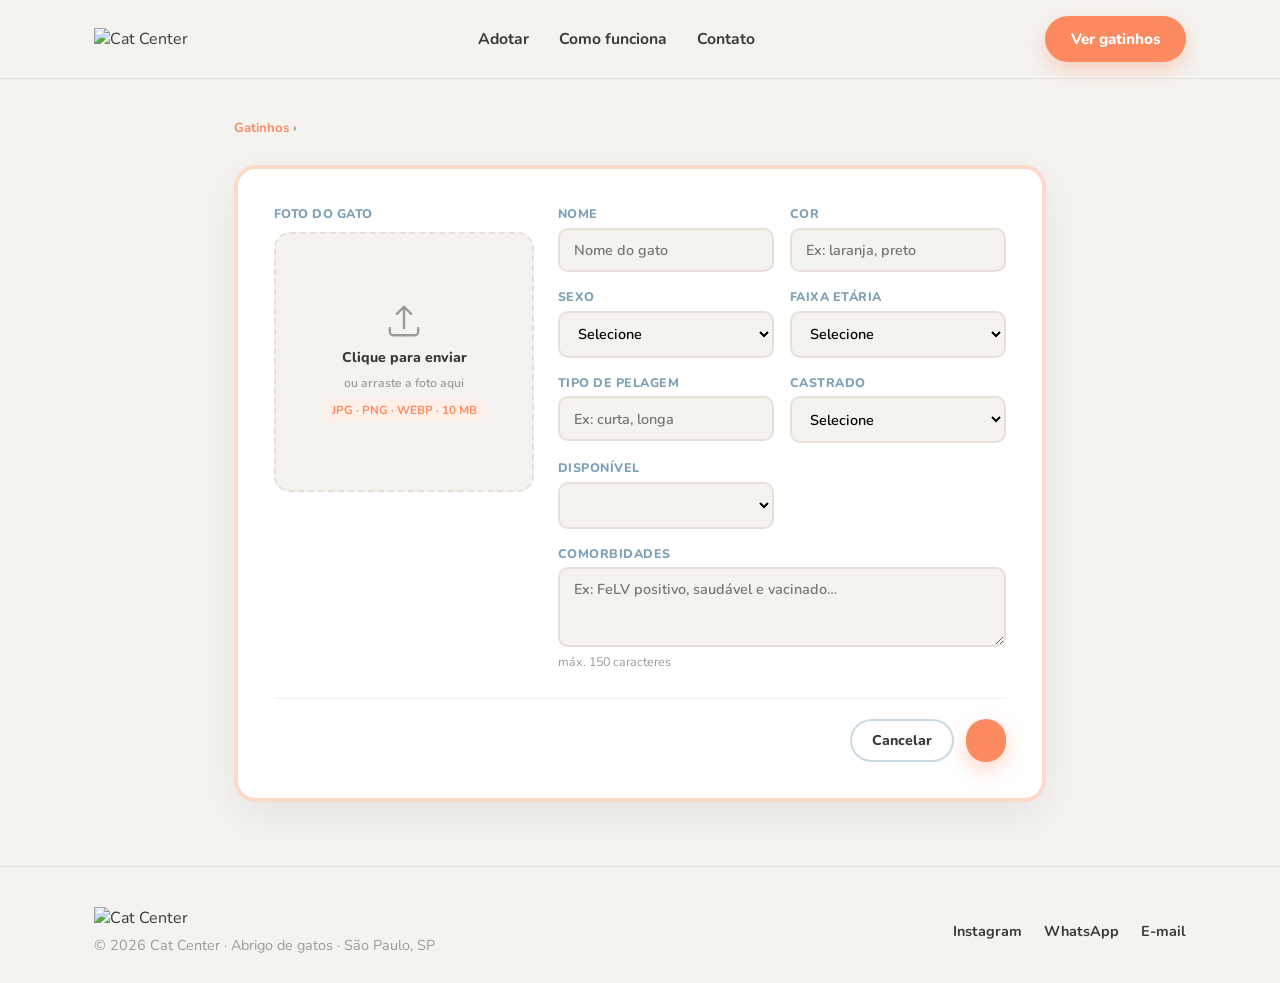
<file: src/main/resources/templates/gatos/form.html>
<!DOCTYPE html>
<html lang="pt-BR" xmlns:th="http://www.thymeleaf.org">
<head>
    <meta charset="UTF-8">
    <meta name="viewport" content="width=device-width, initial-scale=1.0">
    <title>Cadastrar Gato — Cat Center</title>
    <link rel="preconnect" href="https://fonts.googleapis.com">
    <link rel="preconnect" href="https://fonts.gstatic.com" crossorigin>
    <link href="https://fonts.googleapis.com/css2?family=Fredoka:wght@400;500;600;700&family=Nunito:wght@400;600;700;800&display=swap" rel="stylesheet">
    <style>
        :root { --coral:#FB8A60; --coral-dark:#ef7146; --blue-deep:#7da0b8; --cream:#F4F3EF; --ink:#3a3a3a; --muted:#9a9a96; --shadow:0 14px 40px rgba(58,58,58,.08); }
        *, *::before, *::after { margin:0; padding:0; box-sizing:border-box; }
        body { font-family:'Nunito',sans-serif; background:var(--cream); color:var(--ink); -webkit-font-smoothing:antialiased; }
        h1,h2,h3 { font-family:'Fredoka',sans-serif; }
        .wrap { max-width:1140px; margin:0 auto; padding:0 24px; }
        a { text-decoration:none; }

        header { position:sticky; top:0; z-index:50; background:rgba(244,243,239,.88); backdrop-filter:blur(12px); border-bottom:1px solid rgba(125,160,184,.18); }
        .nav { display:flex; align-items:center; justify-content:space-between; height:78px; }
        .brand img { height:46px; }
        .nav-links { display:flex; gap:30px; }
        .nav-links a { color:var(--ink); font-weight:700; font-size:.98rem; transition:color .2s; }
        .nav-links a:hover { color:var(--coral-dark); }
        .btn { font-family:'Nunito',sans-serif; border:none; cursor:pointer; font-weight:800; padding:13px 26px; border-radius:999px; font-size:.95rem; transition:transform .15s,background .2s; display:inline-flex; align-items:center; justify-content:center; }
        .btn-coral { background:var(--coral); color:#fff; box-shadow:0 8px 20px rgba(251,138,96,.35); }
        .btn-coral:hover { background:var(--coral-dark); transform:translateY(-2px); }
        .btn-ghost { background:transparent; color:var(--ink); border:2px solid rgba(125,160,184,.4); }
        .btn-ghost:hover { border-color:var(--coral); color:var(--coral-dark); }
        .btn-sm { padding:10px 20px; font-size:.88rem; }

        .page-wrap { max-width:860px; margin:0 auto; padding:2.5rem 24px 4rem; }
        .breadcrumb { font-size:.82rem; font-weight:700; color:var(--muted); margin-bottom:.25rem; }
        .breadcrumb a { color:var(--coral); }
        .page-wrap h1 { font-size:2rem; font-weight:700; margin-bottom:1.75rem; }

        .form-card { background:#fff; border-radius:22px; padding:2.25rem; border:4px solid #fcd9c8; box-shadow:var(--shadow); }

        /* layout: foto à esquerda, campos à direita */
        .form-layout { display:grid; grid-template-columns:260px 1fr; gap:1.5rem; align-items:start; }

        /* upload */
        .upload-col { display:flex; flex-direction:column; gap:.6rem; }
        .upload-label { font-size:.78rem; font-weight:800; text-transform:uppercase; letter-spacing:.04em; color:var(--blue-deep); }
        .upload-area { border:2px dashed #E8E0D8; border-radius:16px; background:var(--cream); cursor:pointer; transition:border-color .2s, background .2s; overflow:hidden; position:relative; aspect-ratio:1/1; display:flex; align-items:center; justify-content:center; }
        .upload-area:hover { border-color:var(--coral); background:#FEF0E8; }
        .upload-area.has-img { border-style:solid; border-color:#fcd9c8; }
        .upload-placeholder { display:flex; flex-direction:column; align-items:center; gap:.5rem; padding:1.5rem; text-align:center; pointer-events:none; }
        .upload-placeholder svg { color:var(--muted); }
        .upload-placeholder strong { font-size:.88rem; font-weight:800; }
        .upload-placeholder span { font-size:.76rem; color:var(--muted); font-weight:600; }
        .upload-placeholder em { font-size:.73rem; font-weight:700; font-style:normal; color:var(--coral); background:#FEF0E8; padding:3px 10px; border-radius:999px; }
        #preview-img { position:absolute; inset:0; width:100%; height:100%; object-fit:cover; display:none; }
        .change-btn { position:absolute; bottom:10px; right:10px; background:rgba(255,255,255,.92); backdrop-filter:blur(6px); border:none; border-radius:999px; padding:5px 12px; font-family:'Nunito',sans-serif; font-size:.76rem; font-weight:800; cursor:pointer; display:none; box-shadow:0 2px 8px rgba(0,0,0,.1); }
        #foto-input { display:none; }

        /* campos */
        .fields { display:grid; grid-template-columns:1fr 1fr; gap:1rem; align-content:start; }
        .fg { display:flex; flex-direction:column; gap:.35rem; }
        .fg.full { grid-column:1/-1; }
        label { font-size:.78rem; font-weight:800; color:var(--blue-deep); text-transform:uppercase; letter-spacing:.04em; }
        input[type=text], select, textarea { padding:.65rem .875rem; border:2px solid #E8E0D8; border-radius:10px; font-family:'Nunito',sans-serif; font-size:.9rem; font-weight:600; background:var(--cream); width:100%; transition:border-color .15s; }
        input:focus, select:focus, textarea:focus { outline:none; border-color:var(--coral); background:#fff; }
        textarea { resize:vertical; min-height:80px; }
        .hint { font-size:.72rem; color:var(--muted); font-weight:600; }

        .form-footer { display:flex; justify-content:flex-end; gap:.75rem; margin-top:1.75rem; padding-top:1.25rem; border-top:1px solid #eee; }

        footer { padding:40px 0 28px; border-top:1px solid rgba(125,160,184,.18); }
        .foot { display:flex; justify-content:space-between; align-items:center; flex-wrap:wrap; gap:20px; }
        .foot img { height:40px; }
        .foot p { color:var(--muted); font-size:.9rem; margin-top:6px; }
        .foot-links { display:flex; gap:22px; }
        .foot-links a { color:var(--ink); font-weight:700; font-size:.9rem; }
        .foot-links a:hover { color:var(--coral-dark); }
    </style>
</head>
<body>

<header>
    <div class="wrap nav">
        <a class="brand" th:href="@{/}"><img th:src="@{/images/logo.jpeg}" alt="Cat Center"></a>
        <nav class="nav-links">
            <a th:href="@{/adotar}" class="active">Adotar</a>
            <a th:href="@{/#como}">Como funciona</a>
            <a th:href="@{/#contato}">Contato</a>
        </nav>
        <a th:href="@{/adotar}" class="btn btn-coral">Ver gatinhos</a>
    </div>
</header>

<div class="page-wrap">
    <div class="breadcrumb"><a th:href="@{/adotar}">Gatinhos</a> › <span th:text="${id != null} ? 'Editar' : 'Cadastrar'"></span></div>
    <h1 th:text="${id != null} ? 'Editar gato' : 'Cadastrar novo gato'"></h1>

    <div class="form-card">
        <form th:action="${id != null} ? @{/gato/{id}/editar(id=${id})} : @{/gato/novo}"
              th:object="${gato}" method="post" enctype="multipart/form-data">
            <div class="form-layout">

                <!-- Upload de foto -->
                <div class="upload-col">
                    <span class="upload-label">Foto do gato</span>
                    <div class="upload-area" id="upload-area" onclick="document.getElementById('foto-input').click()">
                        <img id="preview-img"
                             th:if="${gato.foto != null and !#strings.isEmpty(gato.foto)}"
                             th:src="${#strings.startsWith(gato.foto, 'http') ? gato.foto : '/images/gatos/' + gato.foto}"
                             alt="">
                        <div class="upload-placeholder" id="upload-placeholder">
                            <svg width="38" height="38" fill="none" stroke="currentColor" stroke-width="1.5" viewBox="0 0 24 24">
                                <path stroke-linecap="round" stroke-linejoin="round" d="M3 16.5v2.25A2.25 2.25 0 005.25 21h13.5A2.25 2.25 0 0021 18.75V16.5m-13.5-9L12 3m0 0l4.5 4.5M12 3v13.5"/>
                            </svg>
                            <strong>Clique para enviar</strong>
                            <span>ou arraste a foto aqui</span>
                            <em>JPG · PNG · WEBP · 10 MB</em>
                        </div>
                        <button type="button" class="change-btn" id="change-btn">Trocar foto</button>
                        <input type="file" id="foto-input" name="arquivo" accept="image/*">
                    </div>
                </div>

                <!-- Campos -->
                <div class="fields">
                    <div class="fg"><label>Nome</label><input type="text" th:field="*{nome}" placeholder="Nome do gato" required></div>
                    <div class="fg"><label>Cor</label><input type="text" th:field="*{cor}" placeholder="Ex: laranja, preto" required></div>
                    <div class="fg">
                        <label>Sexo</label>
                        <select th:field="*{sexo}" required>
                            <option value="">Selecione</option>
                            <option th:each="s : ${sexos}" th:value="${s}" th:text="${s}"></option>
                        </select>
                    </div>
                    <div class="fg">
                        <label>Faixa Etária</label>
                        <select th:field="*{faixaEtaria}" required>
                            <option value="">Selecione</option>
                            <option th:each="f : ${faixasEtarias}" th:value="${f}" th:text="${f}"></option>
                        </select>
                    </div>
                    <div class="fg"><label>Tipo de Pelagem</label><input type="text" th:field="*{tipoPelagem}" placeholder="Ex: curta, longa" required></div>
                    <div class="fg">
                        <label>Castrado</label>
                        <select th:field="*{castrado}" required>
                            <option value="">Selecione</option>
                            <option th:each="c : ${castrados}" th:value="${c}" th:text="${c}"></option>
                        </select>
                    </div>
                    <div th:if="${id != null}" class="fg">
                        <label>Disponível</label>
                        <select th:field="*{disponivel}">
                            <option th:each="d : ${disponiveis}" th:value="${d}" th:text="${d}"></option>
                        </select>
                    </div>
                    <div class="fg full">
                        <label>Comorbidades</label>
                        <textarea th:field="*{comorbidades}" placeholder="Ex: FeLV positivo, saudável e vacinado…" maxlength="150"></textarea>
                        <small style="color:var(--muted);font-size:.78rem">máx. 150 caracteres</small>
                    </div>
                </div>
            </div>

            <div class="form-footer">
                <a th:href="@{/adotar}" class="btn btn-ghost btn-sm">Cancelar</a>
                <button type="submit" class="btn btn-coral btn-sm" th:text="${id != null} ? 'Salvar alterações' : 'Cadastrar gato'"></button>
            </div>
        </form>
    </div>
</div>

<footer id="contato">
    <div class="wrap foot">
        <div><img th:src="@{/images/logo.jpeg}" alt="Cat Center"><p>© 2026 Cat Center · Abrigo de gatos · São Paulo, SP</p></div>
        <div class="foot-links"><a href="#">Instagram</a><a href="#">WhatsApp</a><a href="mailto:contato@catcenter.com.br">E-mail</a></div>
    </div>
</footer>

<script>
    const input = document.getElementById('foto-input');
    const preview = document.getElementById('preview-img');
    const area = document.getElementById('upload-area');
    const placeholder = document.getElementById('upload-placeholder');
    const changeBtn = document.getElementById('change-btn');

    if (preview && preview.getAttribute('src')) {
        preview.style.display = 'block';
        placeholder.style.display = 'none';
        changeBtn.style.display = 'block';
        area.classList.add('has-img');
    }

    input.addEventListener('change', function() {
        const file = this.files[0];
        if (!file) return;
        const reader = new FileReader();
        reader.onload = e => {
            preview.src = e.target.result;
            preview.style.display = 'block';
            placeholder.style.display = 'none';
            changeBtn.style.display = 'block';
            area.classList.add('has-img');
        };
        reader.readAsDataURL(file);
    });

    area.addEventListener('dragover', e => { e.preventDefault(); area.style.borderColor = 'var(--coral)'; });
    area.addEventListener('dragleave', () => { area.style.borderColor = ''; });
    area.addEventListener('drop', e => {
        e.preventDefault(); area.style.borderColor = '';
        const file = e.dataTransfer.files[0];
        if (file && file.type.startsWith('image/')) { input.files = e.dataTransfer.files; input.dispatchEvent(new Event('change')); }
    });
</script>
</body>
</html>
</file>
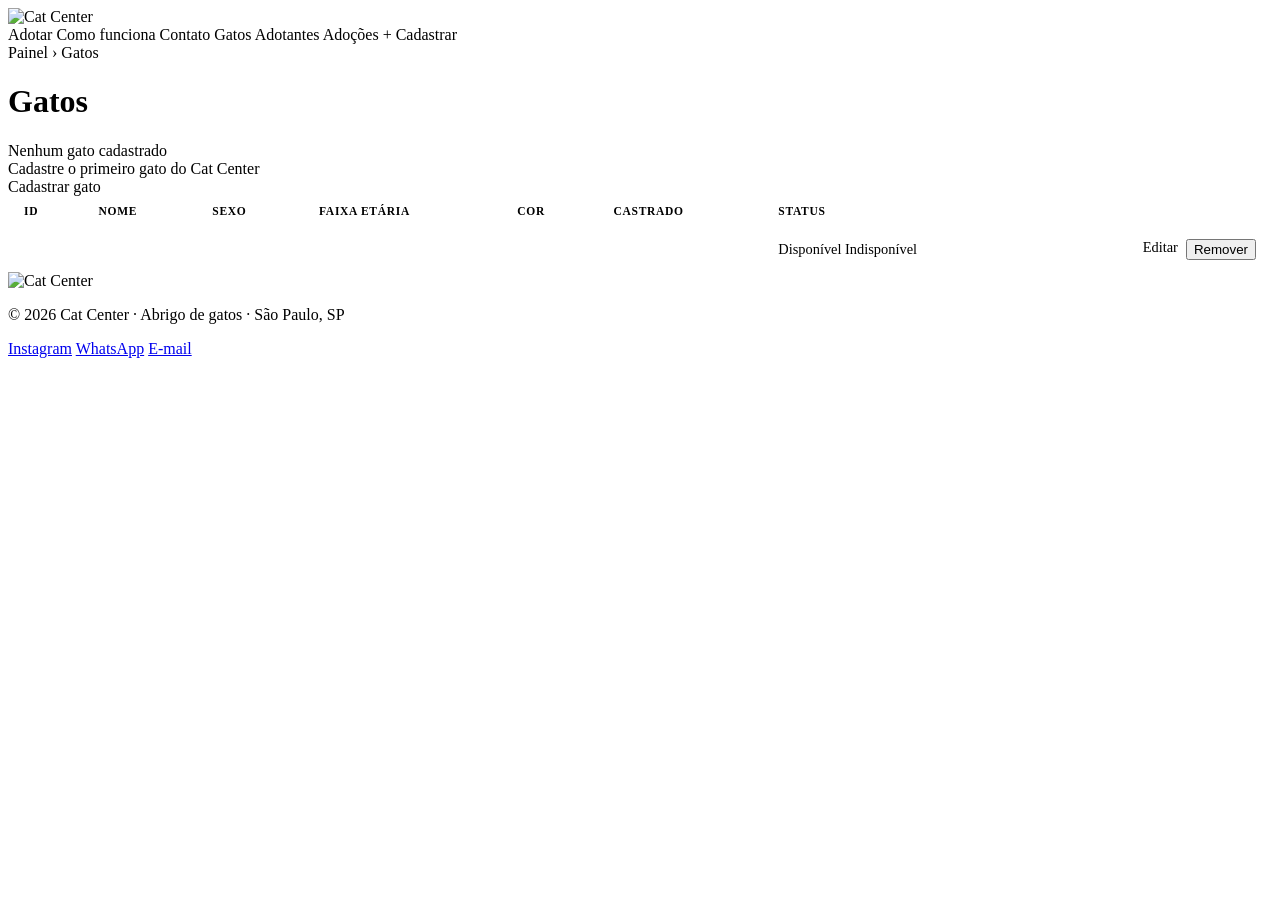
<file: src/main/resources/templates/gatos/lista.html>
<!DOCTYPE html>
<html xmlns:th="http://www.thymeleaf.org" lang="pt-BR">
<head>
    <meta charset="UTF-8">
    <meta name="viewport" content="width=device-width, initial-scale=1.0">
    <title>Gatos — Cat Center</title>
    <link href="https://fonts.googleapis.com/css2?family=Nunito:wght@400;600;700;800;900&display=swap" rel="stylesheet">
    <link th:href="@{/css/style.css}" rel="stylesheet">
    <style>
        .table-wrap { overflow-x: auto; }
        table { width: 100%; border-collapse: collapse; font-size: .9rem; }
        thead th { text-align: left; font-size: .72rem; font-weight: 800; text-transform: uppercase;
                   letter-spacing: .06em; color: var(--text-muted); padding: .6rem 1rem;
                   border-bottom: 2px solid var(--border); }
        tbody tr { border-bottom: 1px solid var(--border); transition: background .15s; }
        tbody tr:last-child { border-bottom: none; }
        tbody tr:hover { background: #faf9f7; }
        tbody td { padding: .75rem 1rem; vertical-align: middle; }
        .td-name { font-weight: 800; color: var(--text); }
        .td-actions { display: flex; gap: .5rem; justify-content: flex-end; }
    </style>
</head>
<body>

<nav class="navbar">
    <a th:href="@{/}" class="navbar-brand">
        <img th:src="@{/images/logo.jpeg}" alt="Cat Center">
    </a>
    <div class="navbar-links">
        <a th:href="@{/adotar}">Adotar</a>
        <a th:href="@{/#como}">Como funciona</a>
        <a th:href="@{/#contato}">Contato</a>
        <a th:href="@{/gatos}" class="active">Gatos</a>
        <a th:href="@{/adotantes}">Adotantes</a>
        <a th:href="@{/adocoes}">Adoções</a>
        <a th:href="@{/gato/novo}" class="navbar-cta">+ Cadastrar</a>
    </div>
</nav>

<div class="page-top">
    <div>
        <div class="breadcrumb">Painel &rsaquo; Gatos</div>
        <h1>Gatos</h1>
    </div>
</div>

<div class="container">

    <div th:if="${#lists.isEmpty(gatos)}" class="empty">
        <div class="empty__title">Nenhum gato cadastrado</div>
        <div class="empty__sub">Cadastre o primeiro gato do Cat Center</div>
        <a th:href="@{/gato/novo}" class="btn btn-primary" style="margin-top:1.25rem">Cadastrar gato</a>
    </div>

    <div th:if="${not #lists.isEmpty(gatos)}" class="table-wrap">
        <table>
            <thead>
                <tr>
                    <th>ID</th>
                    <th>Nome</th>
                    <th>Sexo</th>
                    <th>Faixa etária</th>
                    <th>Cor</th>
                    <th>Castrado</th>
                    <th>Status</th>
                    <th></th>
                </tr>
            </thead>
            <tbody>
                <tr th:each="gato : ${gatos}">
                    <td style="color:var(--text-muted);font-size:.8rem;font-weight:700" th:text="'#' + ${gato.id}"></td>
                    <td class="td-name"><a th:href="@{/gato/{id}(id=${gato.id})}" th:text="${gato.nome}" style="color:inherit;text-decoration:none;border-bottom:1px dotted var(--coral)"></a></td>
                    <td th:text="${gato.sexo.name() == 'FEMEA' ? 'Fêmea' : 'Macho'}"></td>
                    <td th:text="${#strings.capitalize(#strings.toLowerCase(gato.faixaEtaria.name()))}"></td>
                    <td th:text="${#strings.capitalize(#strings.toLowerCase(gato.cor))}"></td>
                    <td th:text="${gato.castrado.name() == 'SIM' ? 'Sim' : 'Não'}"></td>
                    <td>
                        <span th:if="${gato.disponivel.name() == 'SIM'}" class="badge badge-green">Disponível</span>
                        <span th:if="${gato.disponivel.name() == 'NAO'}" class="badge badge-red">Indisponível</span>
                    </td>
                    <td class="td-actions">
                        <a th:href="@{/gato/{id}/editar(id=${gato.id})}" class="btn btn-primary btn-sm">Editar</a>
                        <form th:action="@{/gato/{id}/deletar(id=${gato.id})}" method="post"
                              onsubmit="return confirm('Tem certeza que deseja remover este gato?')" style="display:inline">
                            <button type="submit" class="btn btn-ghost btn-sm">Remover</button>
                        </form>
                    </td>
                </tr>
            </tbody>
        </table>
    </div>
</div>

<footer class="site-footer">
    <div class="foot-inner">
        <div>
            <img th:src="@{/images/logo.jpeg}" alt="Cat Center">
            <p>© 2026 Cat Center · Abrigo de gatos · São Paulo, SP</p>
        </div>
        <div class="foot-links">
            <a href="#">Instagram</a>
            <a href="#">WhatsApp</a>
            <a href="mailto:contato@catcenter.com.br">E-mail</a>
        </div>
    </div>
</footer>
</body>
</html>
</file>
